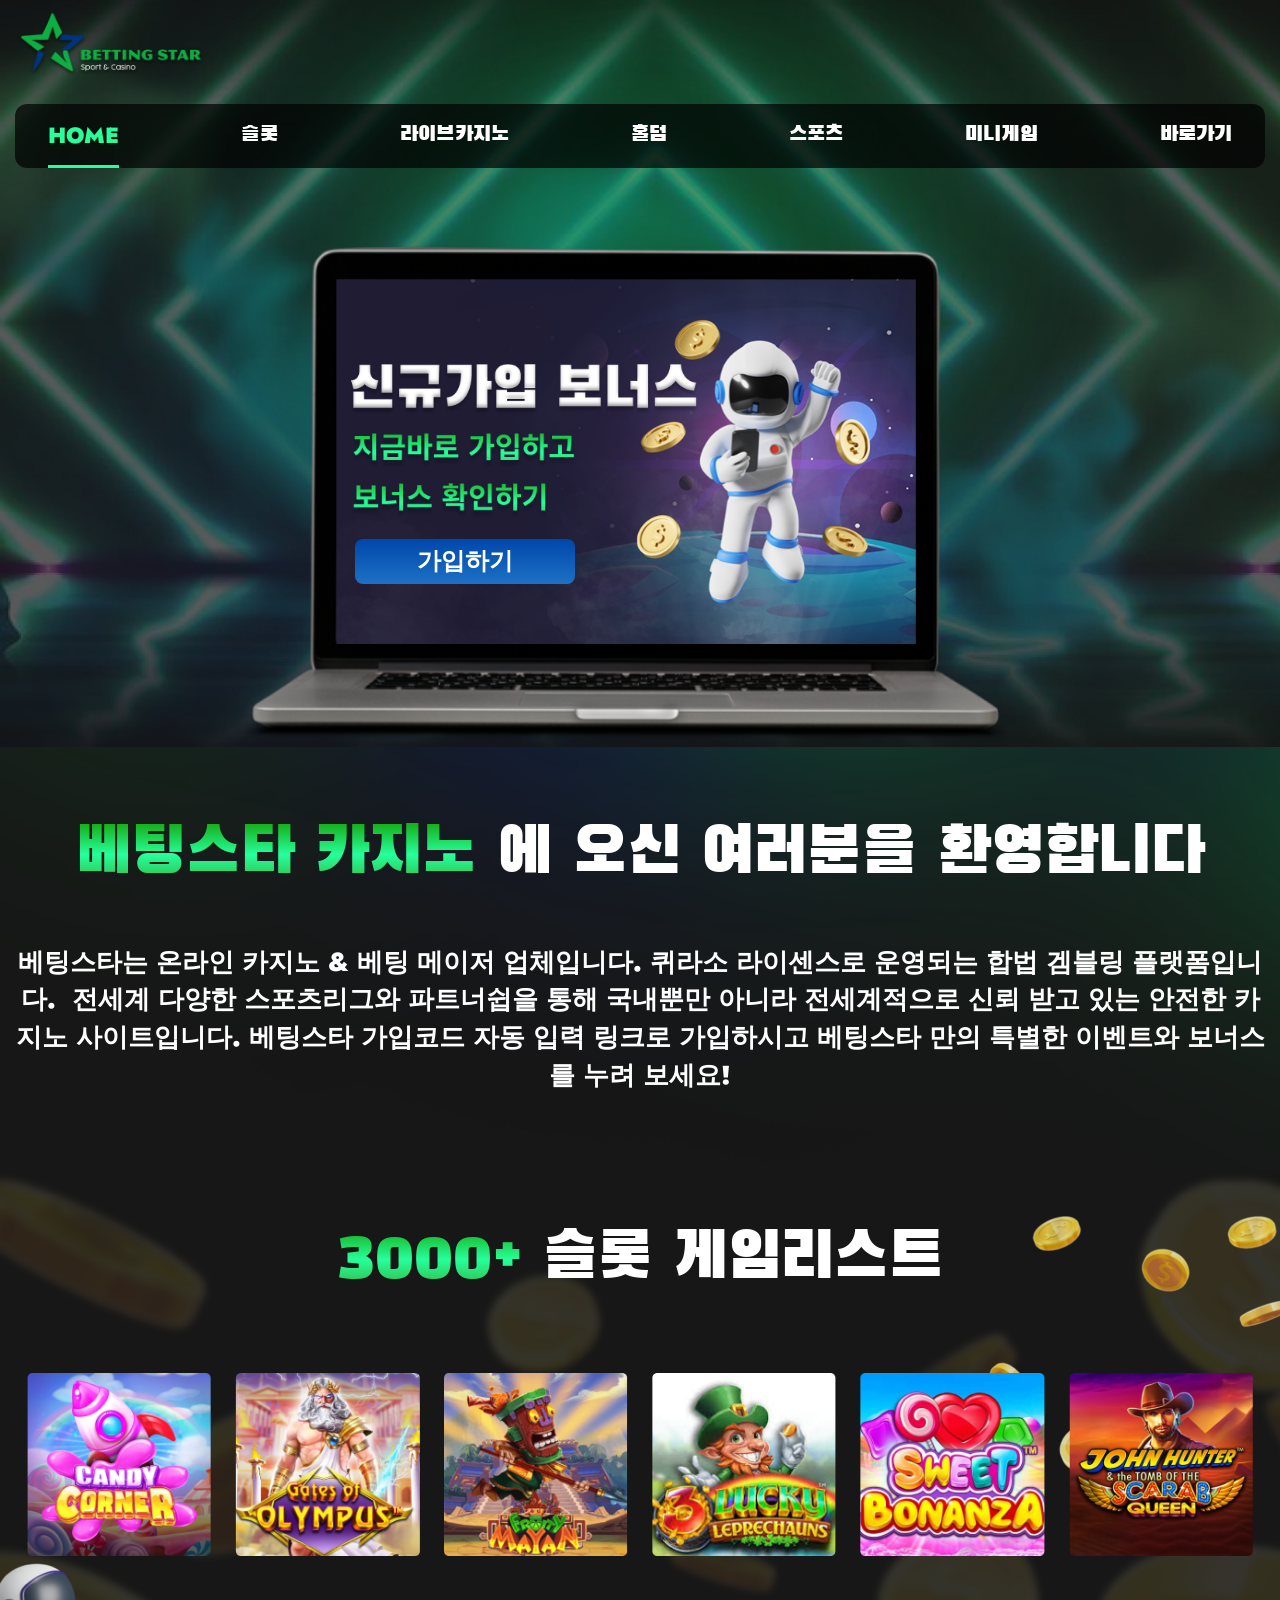
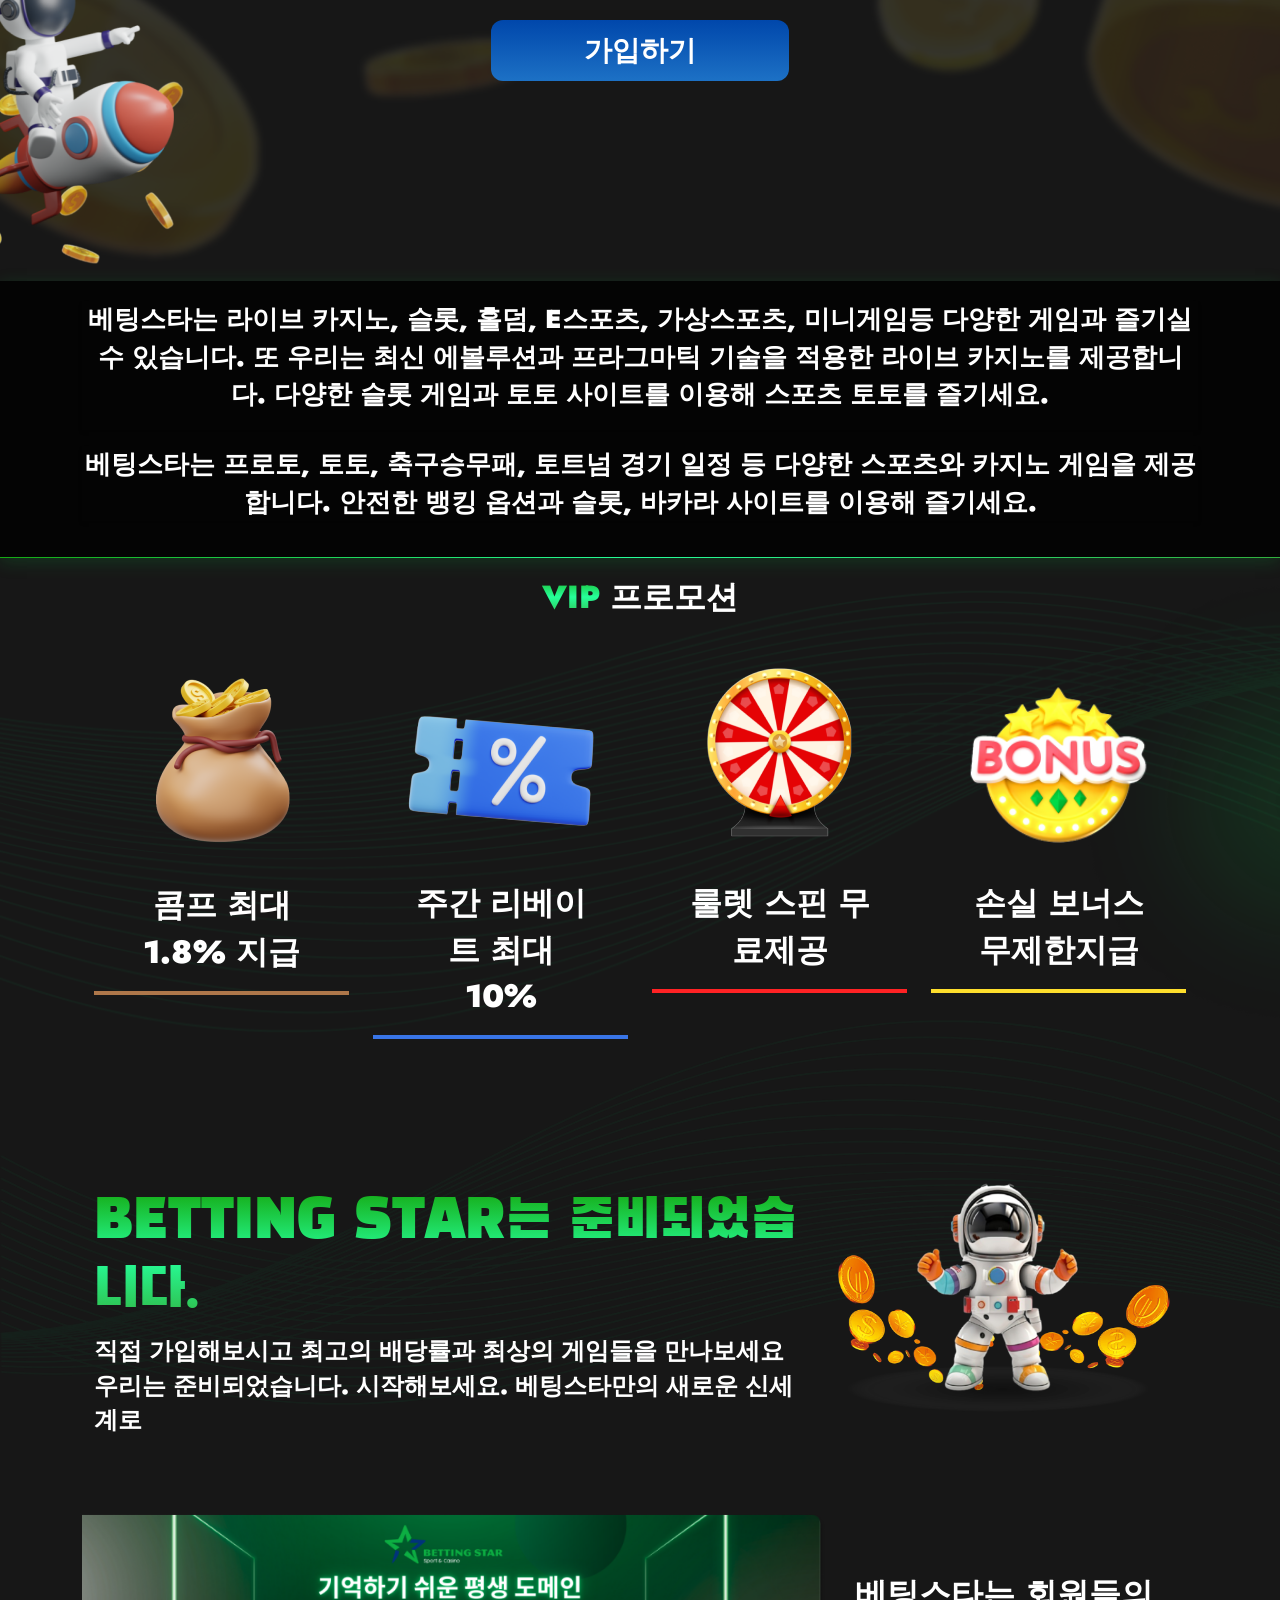
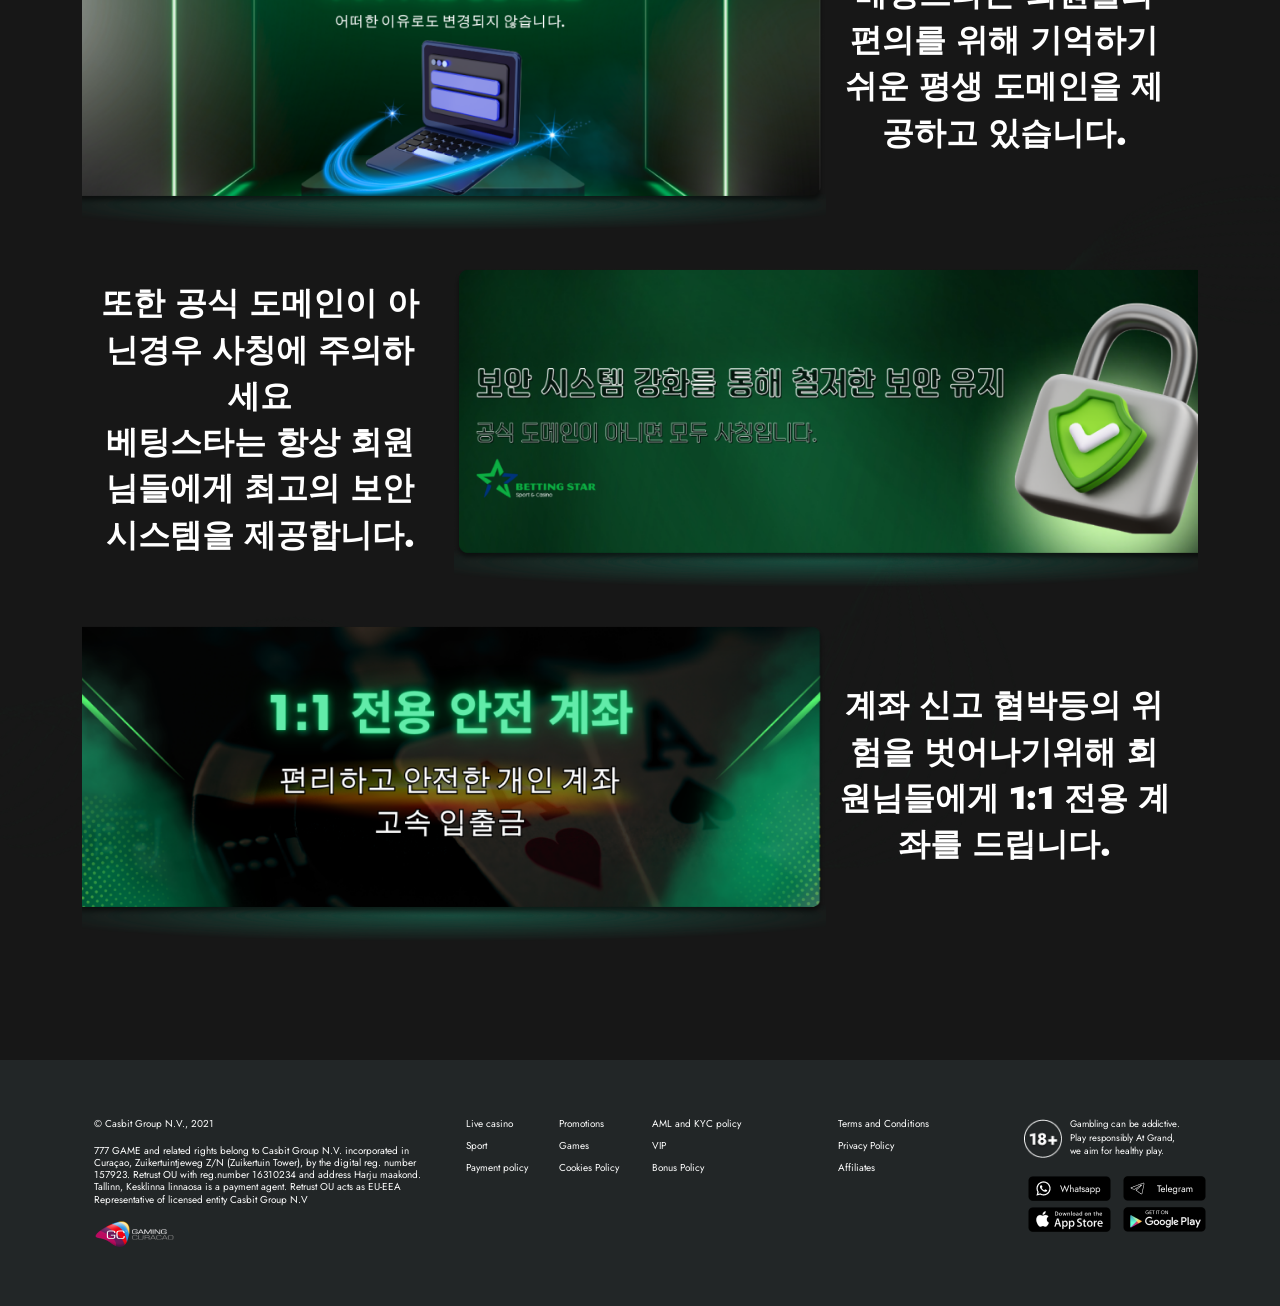
<file: index.html>
<!DOCTYPE html>
<html lang="en">
  <head>
    <meta charset="UTF-8" />
    <meta name="viewport" content="width=device-width, initial-scale=1.0" />
    <title>Home</title>
    <link
      href="https://fonts.googleapis.com/css2?family=Jost:wght@400;500;600&family=Black+Han+Sans&display=swap"
      rel="stylesheet"
    />
    <link
      href="https://cdn.jsdelivr.net/npm/bootstrap@5.0.2/dist/css/bootstrap.min.css"
      rel="stylesheet"
      integrity="sha384-EVSTQN3/azprG1Anm3QDgpJLIm9Nao0Yz1ztcQTwFspd3yD65VohhpuuCOmLASjC"
      crossorigin="anonymous"
    />
    <link rel="stylesheet" href="./assets/style/style.css" />
  </head>

  <body>
    <div class="main position-relative">
      <img src="./assets/img/Ellipse 2.png" class="mainElip" alt="" />

      <header
        class="px-3 py-2 d-flex justify-content-between align-items-center"
      >
        <a href="index.html" class="logo">
          <img src="./assets/img/Logo1.png" alt="" />
        </a>
        <img
          src="./assets/img/hamburger.png"
          onclick="myFunction()"
          style="display: none"
          class="hamburger"
          alt=""
        />
      </header>
      <div class="custom-container py-3">
        <div class="topnav" id="myTopnav">
          <div class="nav">
            <img
              src="./assets/img/close.png"
              onclick="myFunctionClose()"
              style="display: none"
              class="close-nav"
              alt=""
            />
            <ul>
              <li>
                <a href="./index.html" class="position-relative active">
                  HOME
                </a>
              </li>
              <li>
                <a href="./slot.html" class="position-relative Blackans">
                  슬롯
                </a>
              </li>
              <li>
                <a href="./casino.html" class="position-relative Blackans">
                  라이브카지노
                </a>
              </li>
              <li>
                <a href="./hold.html" class="position-relative Blackans">
                  홀덤
                </a>
              </li>
              <li>
                <a href="./sports.html" class="position-relative Blackans">
                  스포츠
                </a>
              </li>
              <li>
                <a href="./minigame.html" class="position-relative Blackans"> 미니게임 </a>
              </li>
              <li>
                <a href="" class="position-relative Blackans"> 바로가기 </a>
              </li>
            </ul>
          </div>
        </div>
      </div>
      <div class="laptop container">
        <img src="./assets/img/header-laptop-img.png" alt="" />
        <div class="hero-lap-content">
          <a  href="https://베팅평생.com" target="_blank">가입하기</a>
        </div>
      </div>
    </div>

    <section class="bgImg">
      <div class="custom-container">
        <h1 class="text-center title">
          <span>베팅스타 카지노</span> 에 오신 여러분을 환영합니다
        </h1>
        <p class="text-center desc">
          베팅스타는 온라인 카지노 & 베팅 메이저 업체입니다. 퀴라소 라이센스로
          운영되는 합법 겜블링 플랫폼입니다.  전세계 다양한 스포츠리그와
          파트너쉽을 통해 국내뿐만 아니라 전세계적으로 신뢰 받고 있는 안전한
          카지노 사이트입니다. 베팅스타 가입코드 자동 입력 링크로 가입하시고
          베팅스타 만의 특별한 이벤트와 보너스를 누려 보세요!
        </p>
      </div>
    </section>

    <section class="position-relative sect2">
      <img
        src="./assets/img/pngwing.com (2) 1.png"
        class="coin d-none d-md-block"
        alt=""
      />
      <div class="custom-container text-center;">
        <h1 class="text-center title">
          <span> 3000+</span>
          슬롯 게임리스트
        </h1>
        <div class="row m-0 py-5 position-relative" style="z-index: 1">
          <div class="col-6 col-md-2 py-3">
            <div class="game">
              <img src="./assets/img/Group 7.png" alt="" />
            </div>
          </div>
          <div class="col-6 col-md-2 py-3">
            <div class="game">
              <img src="./assets/img/Group 6.png" alt="" />
            </div>
          </div>
          <div class="col-6 col-md-2 py-3">
            <div class="game">
              <img src="./assets/img/Group 5.png" alt="" />
            </div>
          </div>
          <div class="col-6 col-md-2 py-3">
            <div class="game">
              <img src="./assets/img/Group 4.png" alt="" />
            </div>
          </div>
          <div class="col-6 col-md-2 py-3">
            <div class="game">
              <img src="./assets/img/Group 3.png" alt="" />
            </div>
          </div>
          <div class="col-6 col-md-2 py-3">
            <div class="game">
              <img src="./assets/img/Group 2.png" alt="" />
            </div>
          </div>
        </div>
        <div class="d-flex justify-content-center">
          <a href="https://베팅평생.com" target="_blank" class="btnn">가입하기</a>
        </div>
      </div>
      <img
        src="./assets/img/Group 519.png"
        class="rocket d-none d-md-block"
        alt=""
      />
    </section>

    <section class="sect3 home-sect3">
      <div class="container">
        <p class="text-center desc1 pb-3">
          베팅스타는 라이브 카지노, 슬롯, 홀덤, E스포츠, 가상스포츠, 미니게임등
          다양한 게임과 즐기실 수 있습니다. 또 우리는 최신 에볼루션과 프라그마틱
          기술을 적용한 라이브 카지노를 제공합니다. 다양한 슬롯 게임과 토토
          사이트를 이용해 스포츠 토토를 즐기세요.
        </p>
        <p class="text-center desc1">
          베팅스타는 프로토, 토토, 축구승무패, 토트넘 경기 일정 등 다양한
          스포츠와 카지노 게임을 제공합니다. 안전한 뱅킹 옵션과 슬롯, 바카라
          사이트를 이용해 즐기세요.​
        </p>
      </div>
    </section>

    <section class="sect4 position-relative">
      <img src="./assets/img/Ellipse 5.png" class="elipse" alt="" />
      <div class="container">
        <h1 class="text-center title2">
          <span> VIP</span>
          프로모션
        </h1>
        <div class="row m-0 py-4">
          <div class="col-12 col-sm-6 col-lg-3 py-3">
            <div class="cardd d-flex flex-column gap-3 align-items-center">
              <img
                src="./assets/img/Blue And Gray Football Match Fcebook Post Landscape (430 x 163 px) (1400 x 530 px) (430 x 163 px) (430 x 163 px) (10).png"
                alt=""
              />
              <p>
                콤프 최대
                <strong>1.8%</strong> 지급
              </p>
              <div class="w-100" style="height: 4px; background: #ae774a"></div>
            </div>
          </div>
          <div class="col-12 col-sm-6 col-lg-3 py-3">
            <div class="cardd d-flex flex-column gap-3 align-items-center">
              <img
                src="./assets/img/Blue And Gray Football Match Fcebook Post Landscape (430 x 163 px) (1400 x 530 px) (430 x 163 px) (430 x 163 px) (12).png"
                alt=""
              />
              <p>주간 리베이트 최대 10%</p>
              <div class="w-100" style="height: 4px; background: #3975e7"></div>
            </div>
          </div>
          <div class="col-12 col-sm-6 col-lg-3 py-3">
            <div class="cardd d-flex flex-column gap-3 align-items-center">
              <img
                src="./assets/img/Blue And Gray Football Match Fcebook Post Landscape (430 x 163 px) (1400 x 530 px) (430 x 163 px) (430 x 163 px) (11).png"
                alt=""
              />
              <p>룰렛 스핀 무료제공</p>
              <div class="w-100" style="height: 4px; background: #ff2224"></div>
            </div>
          </div>
          <div class="col-12 col-sm-6 col-lg-3 py-3">
            <div class="cardd d-flex flex-column gap-3 align-items-center">
              <img
                class="cardd-last-img"
                src="./assets/img/bonus 1.png"
                style="height: 200px"
                alt=""
              />
              <p>손실 보너스 무제한지급</p>
              <div class="w-100" style="height: 4px; background: #fede2c"></div>
            </div>
          </div>
        </div>
      </div>
    </section>

    <section class="sect5 position-relative">
      <img src="./assets/img/lines2.png" class="lineSec5" alt="" />
      <div class="container">
        <div class="row m-0 align-items-center">
          <div class="col-12 col-md-8">
            <div>
              <h1 class="title3 Blackans">BETTING STAR는 준비되었습니다.</h1>
              <p class="desc3">
                직접 가입해보시고 최고의 배당률과 최상의 게임들을 만나보세요
                <br />
                우리는 준비되었습니다. 시작해보세요. 베팅스타만의 새로운
                신세계로
              </p>
            </div>
          </div>
          <div class="col-12 col-md-4">
            <div class="roc">
              <img src="./assets/img/Group 513.png" class="" alt="" />
            </div>
          </div>
        </div>
      </div>
    </section>
    <div class="bg2">
      <section class="sect6">
        <div class="container">
          <div class="row m-0 align-items-center">
            <div class="col-12 col-md-8 px-0">
              <div class="shaded pb-4 position-relative">
                <img src="./assets/img/8 4.png" alt="" />
               <div class="img-border">
                <img src="./assets/img/spotlight.png" alt="">
               </div>
              </div>
            </div>
            <div class="col-12 col-md-4">
              <p class="text-center desc6">
                베팅스타는 회원들의 편의를 위해 기억하기 쉬운 평생 도메인을
                제공하고 있습니다.
              </p>
            </div>
          </div>
        </div>
      </section>
      <section class="sect6">
        <div class="container">
          <div class="row m-0 align-items-center">
            <div class="col-12 col-md-4">
              <p class="text-center desc6">
                또한 공식 도메인이 아닌경우 사칭에 주의하세요 <br />
                베팅스타는 항상 회원님들에게 최고의 보안 시스템을 제공합니다.
              </p>
            </div>
            <div class="col-12 col-md-8 px-0">
              <div class="shaded pb-4 position-relative">
                <img src="./assets/img/8 2.png" alt="" />
                <div class="img-border">
                  <img src="./assets/img/spotlight.png" alt="">
                 </div>
              </div>
            </div>
          </div>
        </div>
      </section>
      <section class="sect6">
        <div class="container">
          <div class="row m-0 align-items-center">
            <div class="col-12 col-md-8 px-0">
              <div class="shaded pb-4 position-relative">
                <img src="./assets/img/8 4 (1).png" alt="" />
                <div class="img-border">
                  <img src="./assets/img/spotlight.png" alt="">
                 </div>
              </div>
            </div>
            <div class="col-12 col-md-4">
              <p class="text-center desc6">
                계좌 신고 협박등의 위험을 벗어나기위해 회원님들에게 1:1 전용
                계좌를 드립니다.
              </p>
            </div>
          </div>
        </div>
      </section>
    </div>

    <footer class="">
      <div class="container">
        <div class="row m-0">
          <div class="col-12 py-2 col-md-4">
            <div>
              <p class="footerDesc">© Casbit Group N.V., 2021</p>
              <p class="footerDesc">
                777 GAME and related rights belong to Casbit Group N.V.
                incorporated in Curaçao, Zuikertuintjeweg Z/N (Zuikertuin
                Tower), by the digital reg. number 157923. Retrust OU with
                reg.number 16310234 and address Harju maakond. Tallinn,
                Kesklinna linnaosa is a payment agent. Retrust OU acts as EU-EEA
                Representative of licensed entity Casbit Group N.V
              </p>
              <img src="./assets/img/curacao 1.png" alt="" />
            </div>
          </div>
          <div class="col-6 py-2 col-md-1">
            <div class="">
              <ul class="footerList">
                <li>Live casino</li>
                <li>Sport</li>
                <li>Payment policy</li>
              </ul>
            </div>
          </div>
          <div class="col-6 py-2 col-md-1">
            <div class="">
              <ul class="footerList">
                <li>Promotions</li>
                <li>Games</li>
                <li>Cookies Policy</li>
              </ul>
            </div>
          </div>
          <div class="col-6 py-2 col-md-2">
            <div class="">
              <ul class="footerList">
                <li>AML and KYC policy</li>
                <li>VIP</li>
                <li>Bonus Policy</li>
              </ul>
            </div>
          </div>
          <div class="col-6 py-2 col-md-2">
            <div class="">
              <ul class="footerList">
                <li>Terms and Conditions</li>
                <li>Privacy Policy</li>
                <li>Affiliates</li>
              </ul>
            </div>
          </div>
          <div class="col-12 py-2 col-lg-2">
            <div class="">
              <div class="d-flex align-items-center gap-2">
                <img
                  src="./assets/img/Group 34.png"
                  width="39"
                  height="39"
                  alt=""
                />
                <p class="des7">
                  Gambling can be addictive. Play responsibly At Grand, we aim
                  for healthy play.
                </p>
              </div>
              <div class="d-flex gap-1 pt-3 pb-1">
                <a href="#"><img src="./assets/img/Group 502.png" alt="" /></a>
                <a href="#"><img src="./assets/img/Group 504.png" alt="" /></a>
              </div>
              <div class="d-flex gap-1">
                <a href="#"><img src="./assets/img/pngegg (17) 5.png" alt="" /></a>
                <a href="#"><img src="./assets/img/pngegg (17) 2.png" alt="" /></a>
              </div>
            </div>
          </div>
        </div>
      </div>
    </footer>

    <script
      src="https://cdn.jsdelivr.net/npm/bootstrap@5.0.2/dist/js/bootstrap.bundle.min.js"
      integrity="sha384-MrcW6ZMFYlzcLA8Nl+NtUVF0sA7MsXsP1UyJoMp4YLEuNSfAP+JcXn/tWtIaxVXM"
      crossorigin="anonymous"
    ></script>
    <script src="assets/js/index.js"></script>
  </body>
</html>
</file>
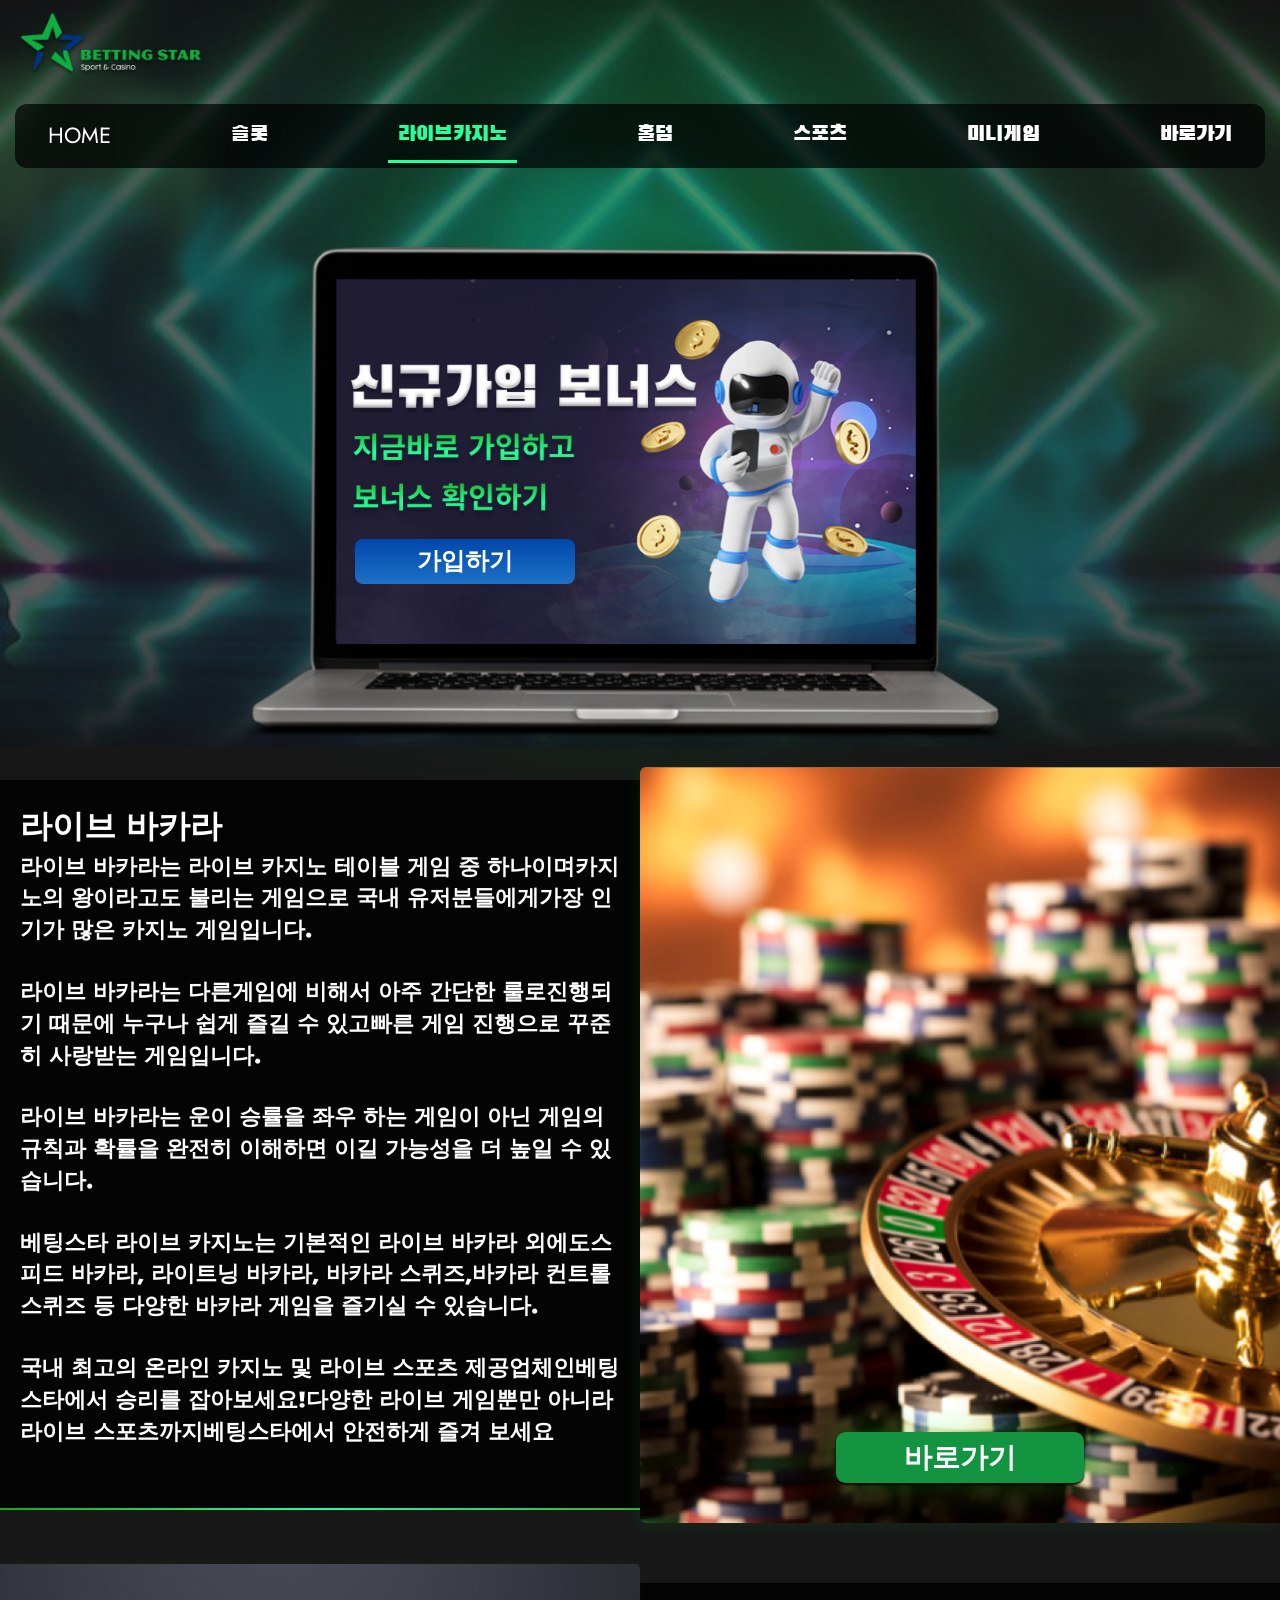
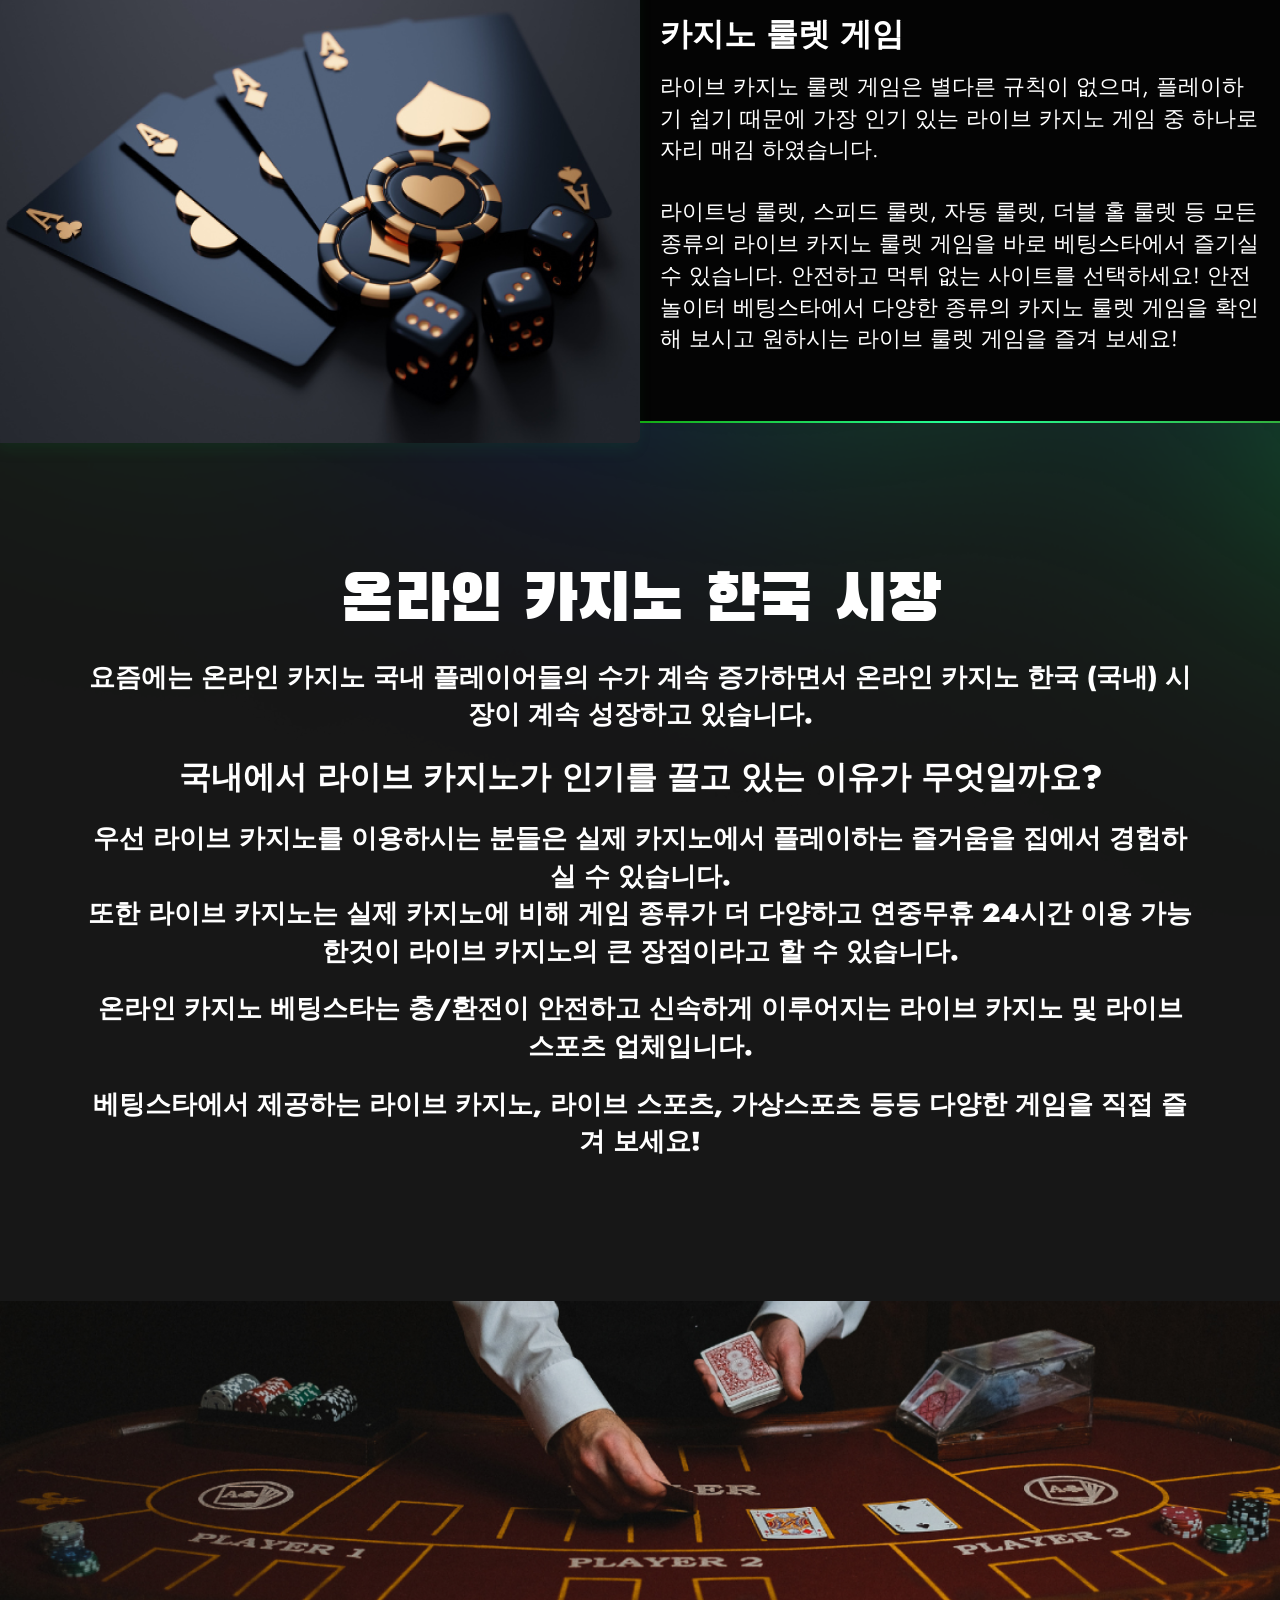
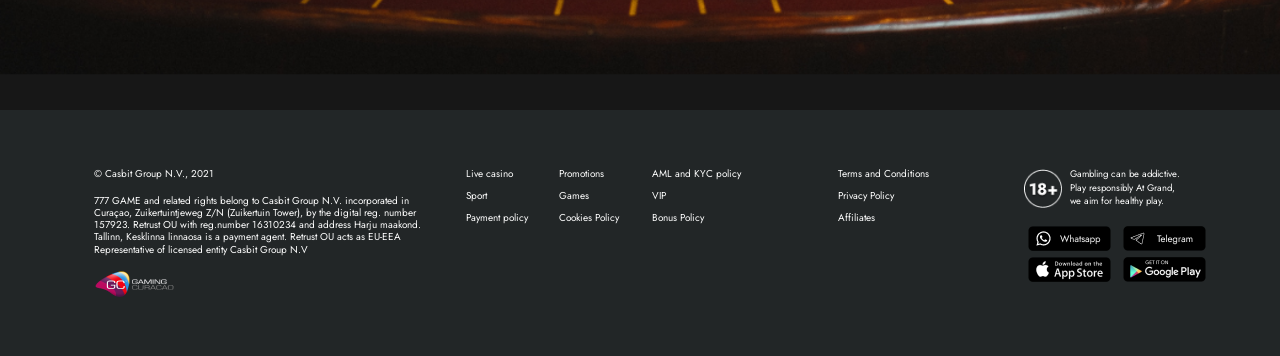
<file: casino.html>
<!DOCTYPE html>
<html lang="en">
  <head>
    <meta charset="UTF-8" />
    <meta name="viewport" content="width=device-width, initial-scale=1.0" />
    <title>라이브카지노</title>
    <link
      href="https://fonts.googleapis.com/css2?family=Jost:wght@400;500;600&family=Black+Han+Sans&display=swap"
      rel="stylesheet"
    />
    <link
      href="https://cdn.jsdelivr.net/npm/bootstrap@5.0.2/dist/css/bootstrap.min.css"
      rel="stylesheet"
      integrity="sha384-EVSTQN3/azprG1Anm3QDgpJLIm9Nao0Yz1ztcQTwFspd3yD65VohhpuuCOmLASjC"
      crossorigin="anonymous"
    />
    <link rel="stylesheet" href="./assets/style/style.css" />
    <link rel="stylesheet" href="./assets/style/casino.css" />
  </head>

  <body>
    <div class="main">
      <img src="./assets/img/Ellipse 2.png" class="mainElip" alt="" />

      <header
        class="px-3 py-2 d-flex justify-content-between align-items-center"
      >
        <a href="index.html" class="logo">
          <img src="./assets/img/Logo1.png" alt="" />
        </a>
        <img
          src="./assets/img/hamburger.png"
          onclick="myFunction()"
          style="display: none"
          class="hamburger"
          alt=""
        />
      </header>
      <div class="custom-container py-3">
        <div class="topnav" id="myTopnav">
          <div class="nav">
            <img
              src="./assets/img/close.png"
              onclick="myFunctionClose()"
              style="display: none"
              class="close-nav"
              alt=""
            />
            <ul>
              <li>
                <a href="./index.html" class="position-relative"> HOME </a>
              </li>
              <li>
                <a href="./slot.html" class="position-relative Blackans">
                  슬롯
                </a>
              </li>
              <li>
                <a
                  href="./casino.html"
                  class="position-relative Blackans active chines"
                >
                  라이브카지노
                </a>
              </li>
              <li>
                <a href="./hold.html" class="position-relative Blackans">
                  홀덤
                </a>
              </li>
              <li>
                <a href="./sports.html" class="position-relative Blackans">
                  스포츠
                </a>
              </li>
              <li>
                <a href="./minigame.html" class="position-relative Blackans">
                  미니게임
                </a>
              </li>
              <li>
                <a href="" class="position-relative Blackans"> 바로가기 </a>
              </li>
            </ul>
          </div>
        </div>
      </div>
      <div class="laptop container">
        <img src="./assets/img/header-laptop-img.png" alt="" />
        <div class="hero-lap-content">
          <a  href="https://베팅평생.com" target="_blank">가입하기</a>
        </div>
      </div>
    </div>
    <section>
      <div class="slot-sect-2">
        <div class="container-fluid">
          <div class="row m-0 align-items-center">
            <div class="col-12 col-md-6 bgBlack2">
              <div>
                <h1>라이브 바카라</h1>
                <p>
                  라이브 바카라는 라이브 카지노 테이블 게임 중 하나이며카지노의
                  왕이라고도 불리는 게임으로 국내 유저분들에게가장 인기가 많은
                  카지노 게임입니다.
                </p>

                <p>
                  라이브 바카라는 다른게임에 비해서 아주 간단한 룰로진행되기
                  때문에 누구나 쉽게 즐길 수 있고빠른 게임 진행으로 꾸준히
                  사랑받는 게임입니다.
                </p>

                <p>
                  라이브 바카라는 운이 승률을 좌우 하는 게임이 아닌 게임의규칙과
                  확률을 완전히 이해하면 이길 가능성을 더 높일 수 있습니다.
                </p>

                <p>
                  베팅스타 라이브 카지노는 기본적인 라이브 바카라 외에도스피드
                  바카라, 라이트닝 바카라, 바카라 스퀴즈,바카라 컨트롤 스퀴즈 등
                  다양한 바카라 게임을 즐기실 수 있습니다.
                </p>
                <p>
                  국내 최고의 온라인 카지노 및 라이브 스포츠
                  제공업체인베팅스타에서 승리를 잡아보세요!다양한 라이브
                  게임뿐만 아니라 라이브 스포츠까지베팅스타에서 안전하게 즐겨
                  보세요
                </p>
              </div>
            </div>
            <div class="col-12 col-md-6 px-0 position-relative">
              <button class="greenBtn">바로가기</button>
              <img
                src="./assets/img/img2.png"
                class="img-container betting2"
                style="box-shadow: -4px 5px 16.6px 0px #0daf431a"
                alt=""
              />
            </div>
          </div>
        </div>
      </div>
    </section>

    <section>
      <div class="slot-sect-2">
        <div class="container-fluid">
          <div class="row m-0 align-items-center">
            <div class="col-12 col-md-6 px-0 position-relative">
              <img
                src="./assets/img/image (1).png"
                class="img-container betting"
                style="box-shadow: -4px 5px 16.6px 0px #0daf431a"
                alt=""
              />
            </div>
            <div class="col-12 col-md-6 bgBlack">
              <div>
                <h1>카지노 룰렛 게임</h1>
                <p>
                  라이브 카지노 룰렛 게임은 별다른 규칙이 없으며, 플레이하기
                  쉽기 때문에 가장 인기 있는 라이브 카지노 게임 중 하나로 자리
                  매김 하였습니다.
                </p>
                <p>
                  라이트닝 룰렛, 스피드 룰렛, 자동 룰렛, 더블 홀 룰렛 등 모든
                  종류의 라이브 카지노 룰렛 게임을 바로 베팅스타에서 즐기실 수
                  있습니다. 안전하고 먹튀 없는 사이트를 선택하세요! 안전놀이터
                  베팅스타에서 다양한 종류의 카지노 룰렛 게임을 확인해 보시고
                  원하시는 라이브 룰렛 게임을 즐겨 보세요!
                </p>
              </div>
            </div>
          </div>
        </div>
      </div>
    </section>

    <section class="casion-sect position-relative">
      <img src="./assets/img/light 1.png" class="gradient" alt="" />
      <div class="container">
        <div class="text-center">
          <h1 class="casinoTitle">온라인 카지노 한국 시장</h1>
          <p class="casionoDesc">
            요즘에는 온라인 카지노 국내 플레이어들의 수가 계속 증가하면서 온라인
            카지노 한국 (국내) 시장이 계속 성장하고 있습니다.
          </p>
          <h2 class="">
            국내에서 라이브 카지노가 인기를 끌고 있는 이유가 무엇일까요?
          </h2>
          <p class="casionoDesc">
            우선 라이브 카지노를 이용하시는 분들은 실제 카지노에서 플레이하는
            즐거움을 집에서 경험하실 수 있습니다. <br />
            또한 라이브 카지노는 실제 카지노에 비해 게임 종류가 더 다양하고
            연중무휴 24시간 이용 가능한것이 라이브 카지노의 큰 장점이라고 할 수
            있습니다.
          </p>
          <p class="casionoDesc">
            온라인 카지노 베팅스타는 충/환전이 안전하고 신속하게 이루어지는
            라이브 카지노 및 라이브 스포츠 업체입니다.
          </p>
          <p class="casionoDesc">
            베팅스타에서 제공하는 라이브 카지노, 라이브 스포츠, 가상스포츠 등등
            다양한 게임을 직접 즐겨 보세요!
          </p>
        </div>
      </div>
    </section>
    <section class="container-fluid px-0">
      <img
        src="./assets/img/Black and White Minimalist Casino Night Facebook Ad  (3) 1.png"
        class="img-container"
        alt=""
      />
    </section>

    <footer class="">
      <div class="container">
        <div class="row m-0">
          <div class="col-12 py-2 col-md-4">
            <div>
              <p class="footerDesc">© Casbit Group N.V., 2021</p>
              <p class="footerDesc">
                777 GAME and related rights belong to Casbit Group N.V.
                incorporated in Curaçao, Zuikertuintjeweg Z/N (Zuikertuin
                Tower), by the digital reg. number 157923. Retrust OU with
                reg.number 16310234 and address Harju maakond. Tallinn,
                Kesklinna linnaosa is a payment agent. Retrust OU acts as EU-EEA
                Representative of licensed entity Casbit Group N.V
              </p>
              <img src="./assets/img/curacao 1.png" alt="" />
            </div>
          </div>
          <div class="col-6 py-2 col-md-1">
            <div class="">
              <ul class="footerList">
                <li>Live casino</li>
                <li>Sport</li>
                <li>Payment policy</li>
              </ul>
            </div>
          </div>
          <div class="col-6 py-2 col-md-1">
            <div class="">
              <ul class="footerList">
                <li>Promotions</li>
                <li>Games</li>
                <li>Cookies Policy</li>
              </ul>
            </div>
          </div>
          <div class="col-6 py-2 col-md-2">
            <div class="">
              <ul class="footerList">
                <li>AML and KYC policy</li>
                <li>VIP</li>
                <li>Bonus Policy</li>
              </ul>
            </div>
          </div>
          <div class="col-6 py-2 col-md-2">
            <div class="">
              <ul class="footerList">
                <li>Terms and Conditions</li>
                <li>Privacy Policy</li>
                <li>Affiliates</li>
              </ul>
            </div>
          </div>
          <div class="col-12 py-2 col-lg-2">
            <div class="">
              <div class="d-flex align-items-center gap-2">
                <img
                  src="./assets/img/Group 34.png"
                  width="39"
                  height="39"
                  alt=""
                />
                <p class="des7">
                  Gambling can be addictive. Play responsibly At Grand, we aim
                  for healthy play.
                </p>
              </div>
              <div class="d-flex gap-1 pt-3 pb-1">
                <a href="#"><img src="./assets/img/Group 502.png" alt="" /></a>
                <a href="#"><img src="./assets/img/Group 504.png" alt="" /></a>
              </div>
              <div class="d-flex gap-1">
                <a href="#"><img src="./assets/img/pngegg (17) 5.png" alt="" /></a>
                <a href="#"><img src="./assets/img/pngegg (17) 2.png" alt="" /></a>
              </div>
            </div>
          </div>
        </div>
      </div>
    </footer>

    <script
      src="https://cdn.jsdelivr.net/npm/bootstrap@5.0.2/dist/js/bootstrap.bundle.min.js"
      integrity="sha384-MrcW6ZMFYlzcLA8Nl+NtUVF0sA7MsXsP1UyJoMp4YLEuNSfAP+JcXn/tWtIaxVXM"
      crossorigin="anonymous"
    ></script>
    <script src="assets/js/index.js"></script>
  </body>
</html>
</file>
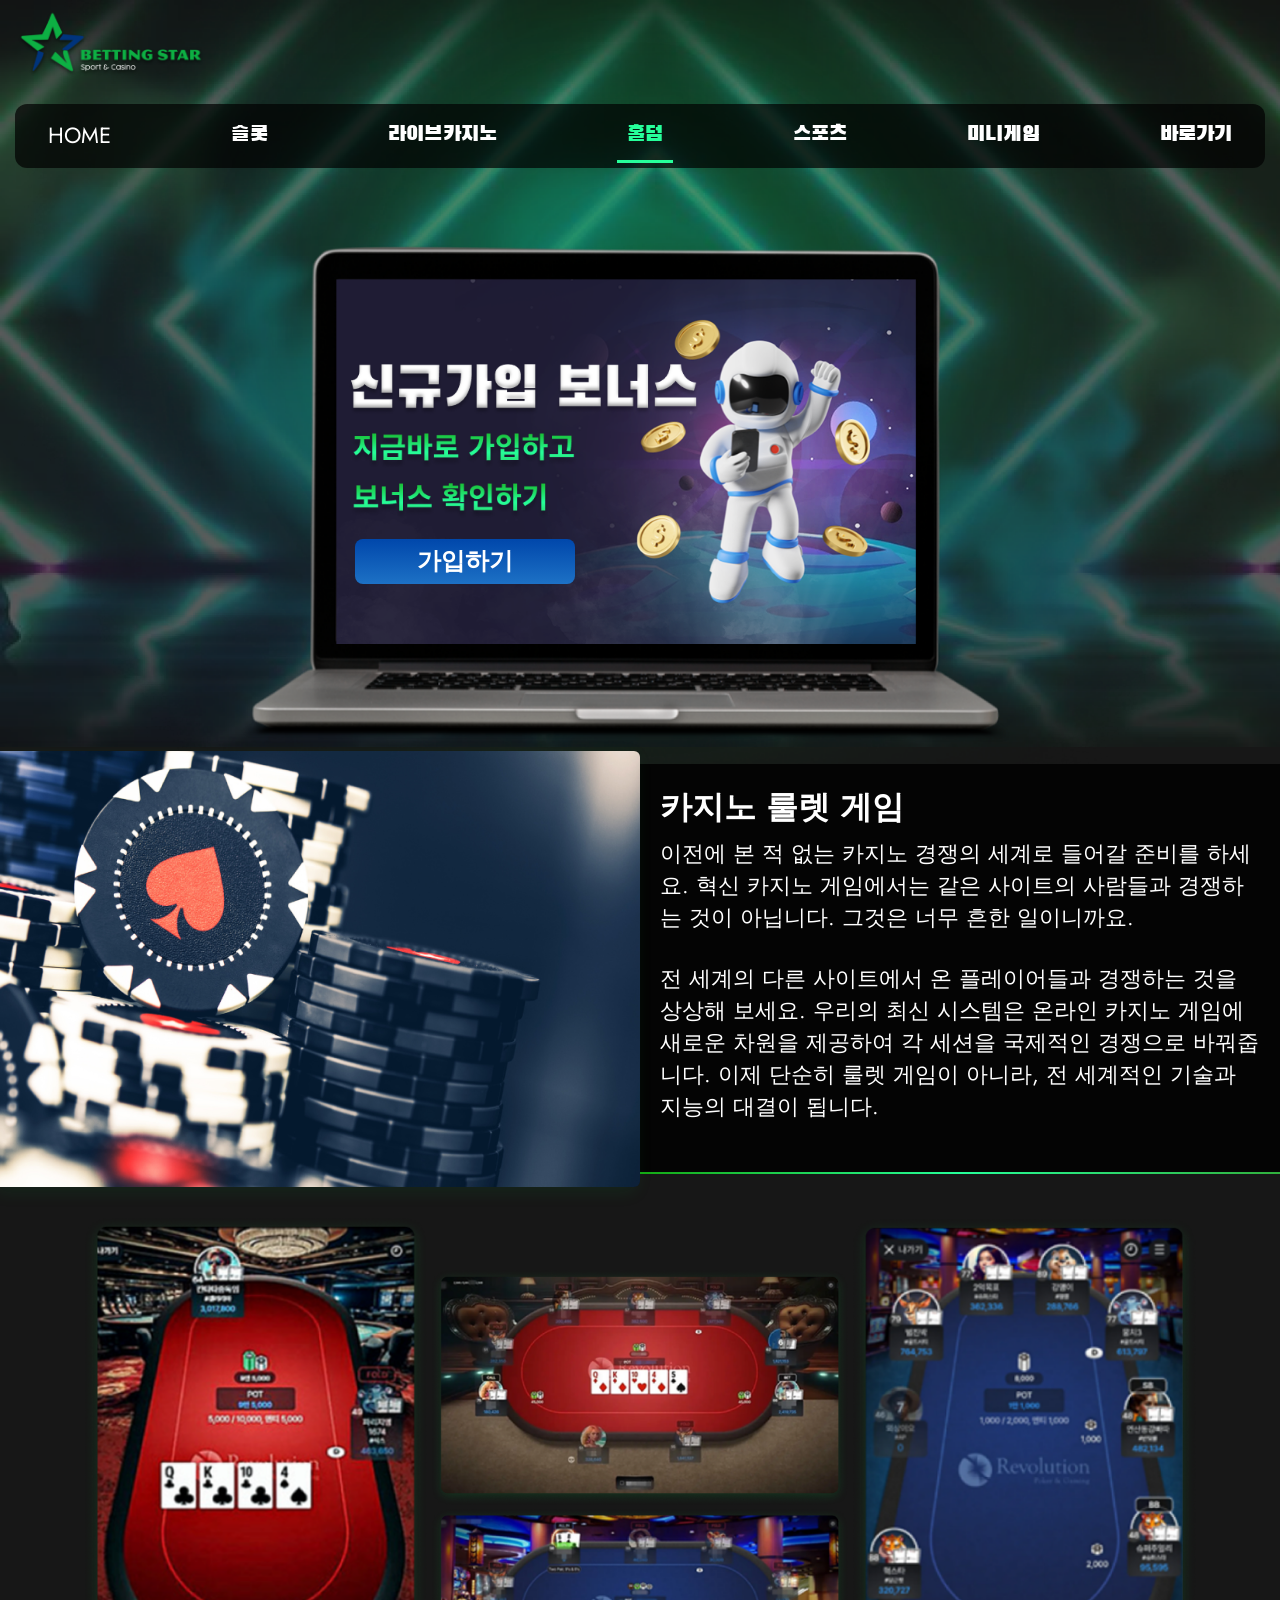
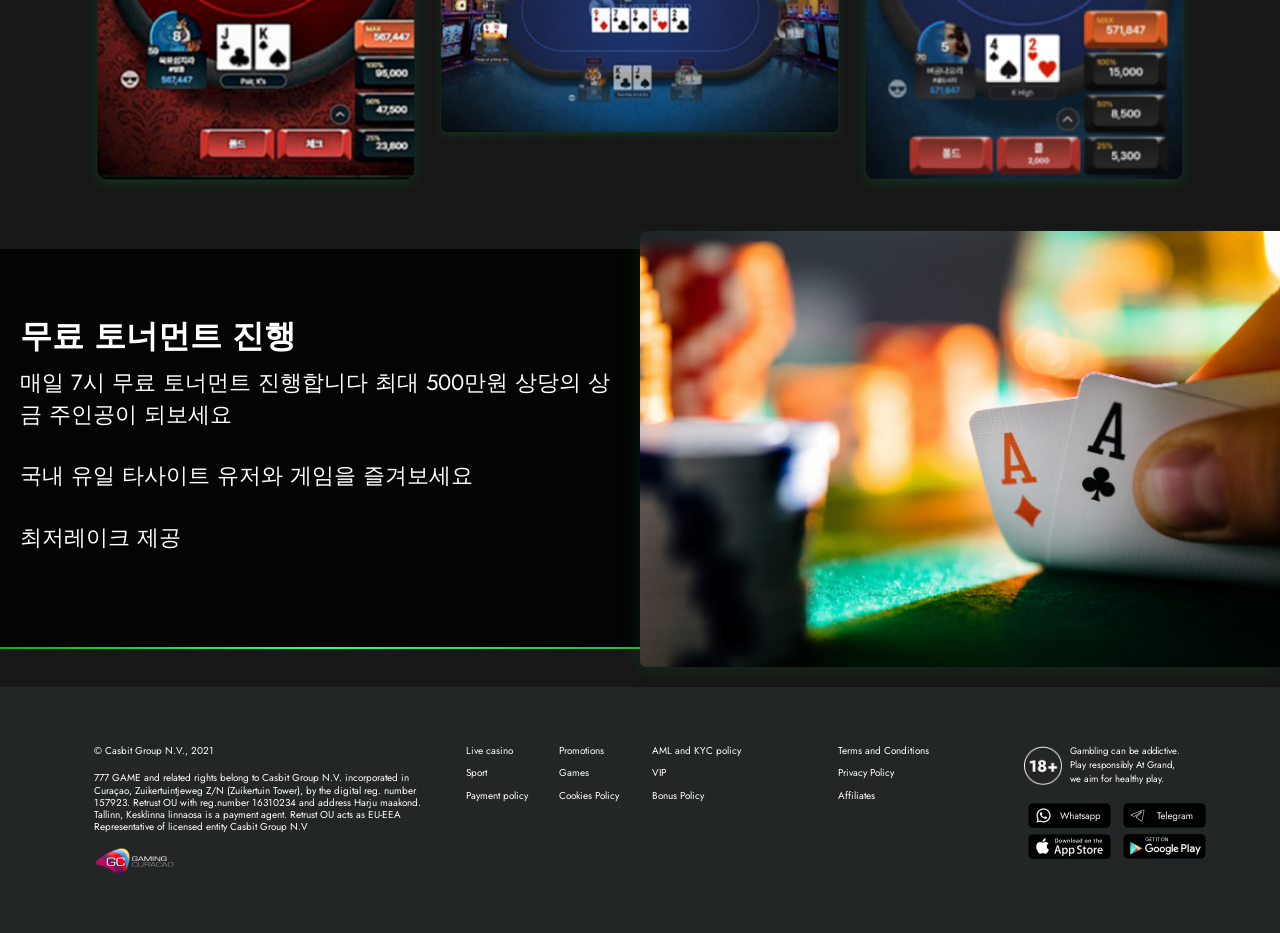
<file: hold.html>
<!DOCTYPE html>
<html lang="en">
  <head>
    <meta charset="UTF-8" />
    <meta name="viewport" content="width=device-width, initial-scale=1.0" />
    <title>홀덤</title>
    <link
      href="https://fonts.googleapis.com/css2?family=Jost:wght@400;500;600&family=Black+Han+Sans&display=swap"
      rel="stylesheet"
    />
    <link
      href="https://cdn.jsdelivr.net/npm/bootstrap@5.0.2/dist/css/bootstrap.min.css"
      rel="stylesheet"
      integrity="sha384-EVSTQN3/azprG1Anm3QDgpJLIm9Nao0Yz1ztcQTwFspd3yD65VohhpuuCOmLASjC"
      crossorigin="anonymous"
    />
    <link rel="stylesheet" href="./assets/style/style.css" />
    <link rel="stylesheet" href="./assets/style/casino.css" />
  </head>

  <body>
    <div class="main">
      <img src="./assets/img/Ellipse 2.png" class="mainElip" alt="" />

      <header
        class="px-3 py-2 d-flex justify-content-between align-items-center"
      >
        <a href="index.html" class="logo">
          <img src="./assets/img/Logo1.png" alt="" />
        </a>
        <img
          src="./assets/img/hamburger.png"
          onclick="myFunction()"
          style="display: none"
          class="hamburger"
          alt=""
        />
      </header>
      <div class="custom-container py-3">
        <div class="topnav" id="myTopnav">
          <div class="nav">
            <img
              src="./assets/img/close.png"
              onclick="myFunctionClose()"
              style="display: none"
              class="close-nav"
              alt=""
            />
            <ul>
              <li>
                <a href="./index.html" class="position-relative"> HOME </a>
              </li>
              <li>
                <a href="./slot.html" class="position-relative Blackans">
                  슬롯
                </a>
              </li>
              <li>
                <a href="./casino.html" class="position-relative Blackans">
                  라이브카지노
                </a>
              </li>
              <li>
                <a
                  href="./hold.html"
                  class="position-relative Blackans active chines"
                >
                  홀덤
                </a>
              </li>
              <li>
                <a href="./sports.html" class="position-relative Blackans">
                  스포츠
                </a>
              </li>
              <li>
                <a href="./minigame.html" class="position-relative Blackans"> 미니게임 </a>
              </li>
              <li>
                <a href="" class="position-relative Blackans"> 바로가기 </a>
              </li>
            </ul>
          </div>
        </div>
      </div>
      <div class="laptop container">
        <img src="./assets/img/header-laptop-img.png" alt="" />
        <div class="hero-lap-content">
          <a  href="https://베팅평생.com" target="_blank">가입하기</a>
        </div>
      </div>
    </div>

    <div class="slot-sect-2 pt-1">
      <div class="container-fluid">
        <div class="row m-0 align-items-center">
          <div class="col-12 col-md-6 px-0 position-relative">
            <img
              src="./assets/img/image2.png"
              class="img-container holdSecLeft"
              style="box-shadow: -4px 5px 16.6px 0px #0daf431a"
              alt=""
            />
          </div>

          <div class="col-12 col-md-6 holdRight">
            <div>
              <h1>카지노 룰렛 게임</h1>
              <p>
                이전에 본 적 없는 카지노 경쟁의 세계로 들어갈 준비를 하세요.
                혁신 카지노 게임에서는 같은 사이트의 사람들과 경쟁하는 것이
                아닙니다. 그것은 너무 흔한 일이니까요.
              </p>
              <p>
                전 세계의 다른 사이트에서 온 플레이어들과 경쟁하는 것을 상상해
                보세요. 우리의 최신 시스템은 온라인 카지노 게임에 새로운 차원을
                제공하여 각 세션을 국제적인 경쟁으로 바꿔줍니다. 이제 단순히
                룰렛 게임이 아니라, 전 세계적인 기술과 지능의 대결이 됩니다.
              </p>
            </div>
          </div>
        </div>
      </div>
    </div>

    <section class="px-2">
        <div class="container">
      <div
        class="d-flex justify-content-center flex-md-row flex-column align-items-center"
      >
        <div class="py-2 first">
          <div>
            <img src="./assets/img/image 78.png" class="img-fluid" alt="" />
          </div>
        </div>
        <div class="py-2 second">
          <div>
            <img src="./assets/img/image 79.png" class="img-fluid" alt="" />
            <img src="./assets/img/image 80.png" class="img-fluid" alt="" />
          </div>
        </div>
        <div class="py-2 third">
          <img src="./assets/img/image 81.png" class="img-fluid" alt="" />
        </div>
      </div>
    </section>

    <section class="slot-sect-2 pt-1">
        <div class="container-fluid">
      <div class="row m-0 align-items-center">
        <div class="col-12 col-md-6 holdRight">
          <div>
            <h1>무료 토너먼트 진행</h1>
            <p>
              매일 7시 무료 토너먼트 진행합니다 최대 500만원 상당의 상금
              주인공이 되보세요
            </p>
            <p>국내 유일 타사이트 유저와 게임을 즐겨보세요</p>
            <p>최저레이크 제공</p>
          </div>
        </div>
        <div class="col-12 col-md-6 px-0 position-relative">
          <img
            src="./assets/img/img33.png"
            class="img-container holdSecLeft3"
            style="box-shadow: -4px 5px 16.6px 0px #0daf431a"
            alt=""
          />
        </div>
      </div>
      </div>
    </section>

    <footer class="">
      <div class="container">
        <div class="row m-0">
          <div class="col-12 py-2 col-md-4">
            <div>
              <p class="footerDesc">© Casbit Group N.V., 2021</p>
              <p class="footerDesc">
                777 GAME and related rights belong to Casbit Group N.V.
                incorporated in Curaçao, Zuikertuintjeweg Z/N (Zuikertuin
                Tower), by the digital reg. number 157923. Retrust OU with
                reg.number 16310234 and address Harju maakond. Tallinn,
                Kesklinna linnaosa is a payment agent. Retrust OU acts as EU-EEA
                Representative of licensed entity Casbit Group N.V
              </p>
              <img src="./assets/img/curacao 1.png" alt="" />
            </div>
          </div>
          <div class="col-6 py-2 col-md-1">
            <div class="">
              <ul class="footerList">
                <li>Live casino</li>
                <li>Sport</li>
                <li>Payment policy</li>
              </ul>
            </div>
          </div>
          <div class="col-6 py-2 col-md-1">
            <div class="">
              <ul class="footerList">
                <li>Promotions</li>
                <li>Games</li>
                <li>Cookies Policy</li>
              </ul>
            </div>
          </div>
          <div class="col-6 py-2 col-md-2">
            <div class="">
              <ul class="footerList">
                <li>AML and KYC policy</li>
                <li>VIP</li>
                <li>Bonus Policy</li>
              </ul>
            </div>
          </div>
          <div class="col-6 py-2 col-md-2">
            <div class="">
              <ul class="footerList">
                <li>Terms and Conditions</li>
                <li>Privacy Policy</li>
                <li>Affiliates</li>
              </ul>
            </div>
          </div>
          <div class="col-12 py-2 col-lg-2">
            <div class="">
              <div class="d-flex align-items-center gap-2">
                <img
                  src="./assets/img/Group 34.png"
                  width="39"
                  height="39"
                  alt=""
                />
                <p class="des7">
                  Gambling can be addictive. Play responsibly At Grand, we aim
                  for healthy play.
                </p>
              </div>
              <div class="d-flex gap-1 pt-3 pb-1">
                <a href="#"><img src="./assets/img/Group 502.png" alt="" /></a>
                <a href="#"><img src="./assets/img/Group 504.png" alt="" /></a>
              </div>
              <div class="d-flex gap-1">
                <a href="#"><img src="./assets/img/pngegg (17) 5.png" alt="" /></a>
                <a href="#"><img src="./assets/img/pngegg (17) 2.png" alt="" /></a>
              </div>
            </div>
          </div>
        </div>
      </div>
    </footer>

    <script
      src="https://cdn.jsdelivr.net/npm/bootstrap@5.0.2/dist/js/bootstrap.bundle.min.js"
      integrity="sha384-MrcW6ZMFYlzcLA8Nl+NtUVF0sA7MsXsP1UyJoMp4YLEuNSfAP+JcXn/tWtIaxVXM"
      crossorigin="anonymous"
    ></script>
    <script src="assets/js/index.js"></script>
  </body>
</html>
</file>
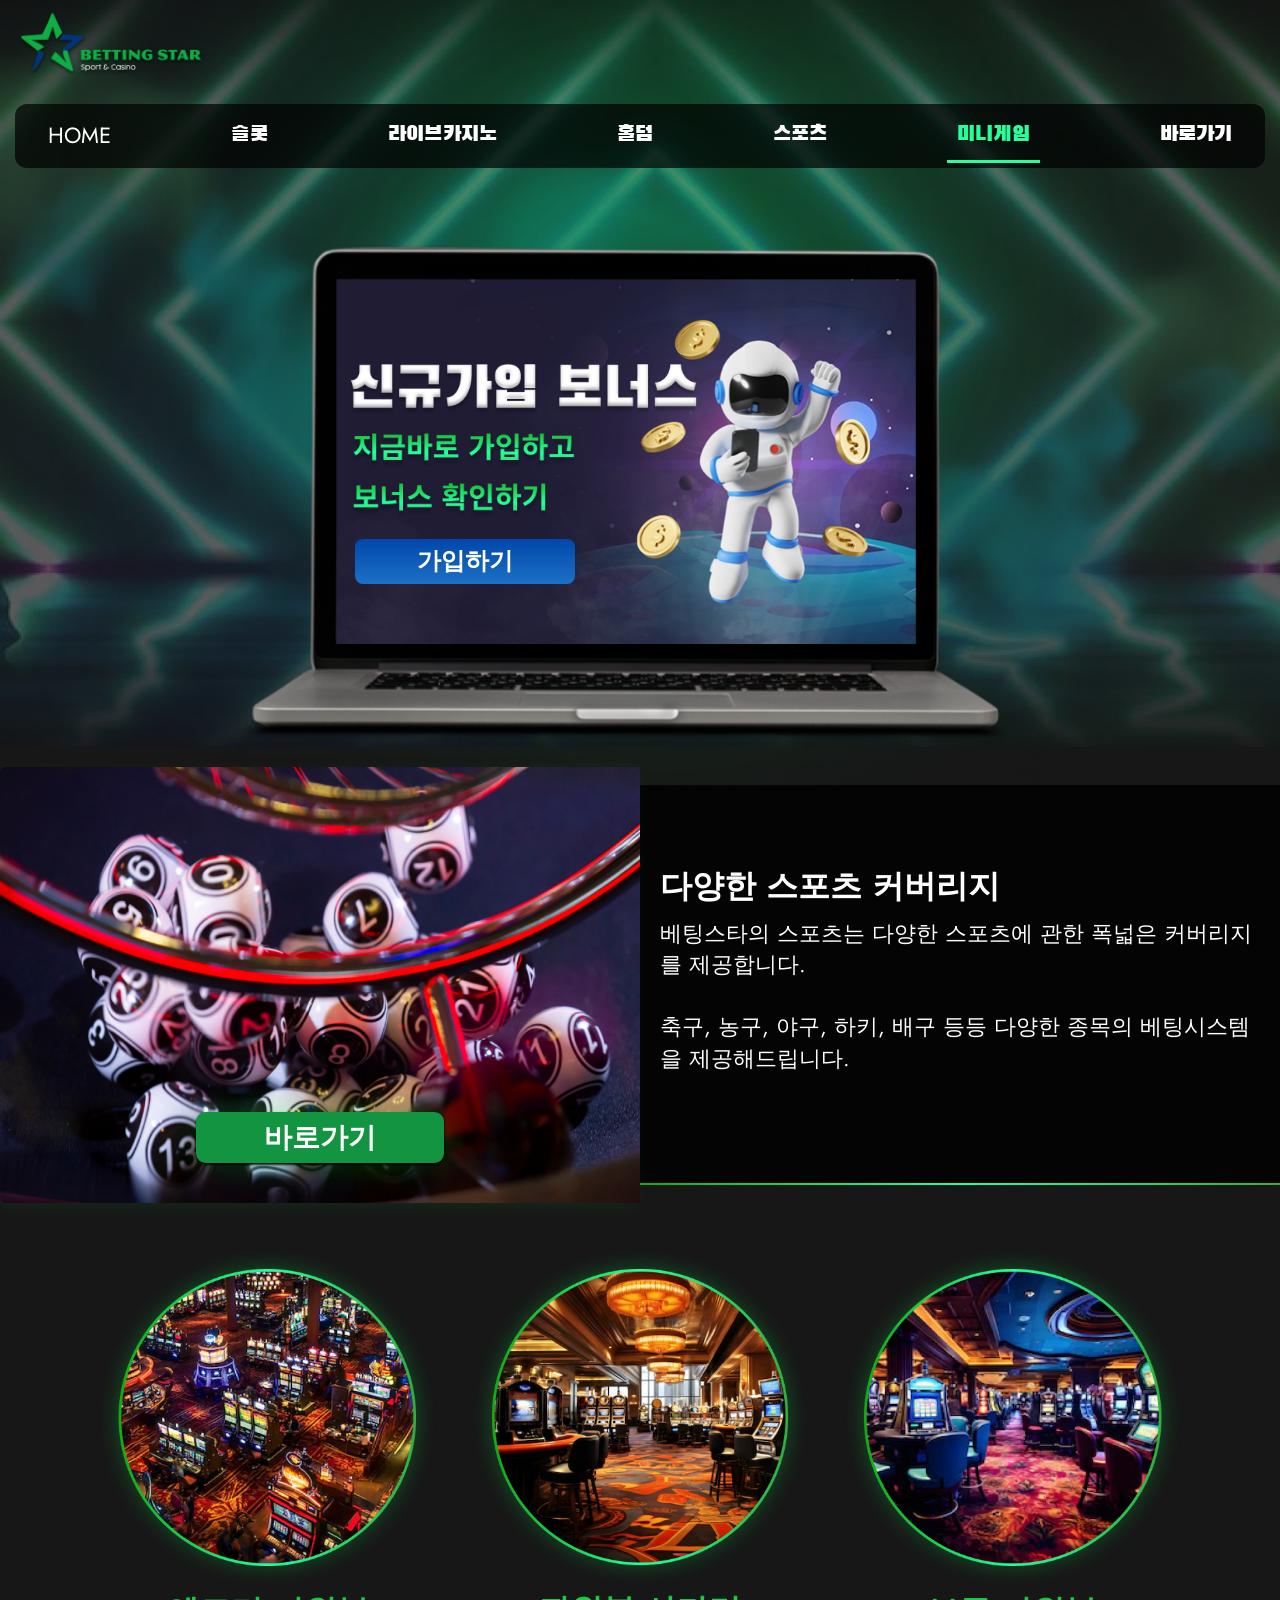
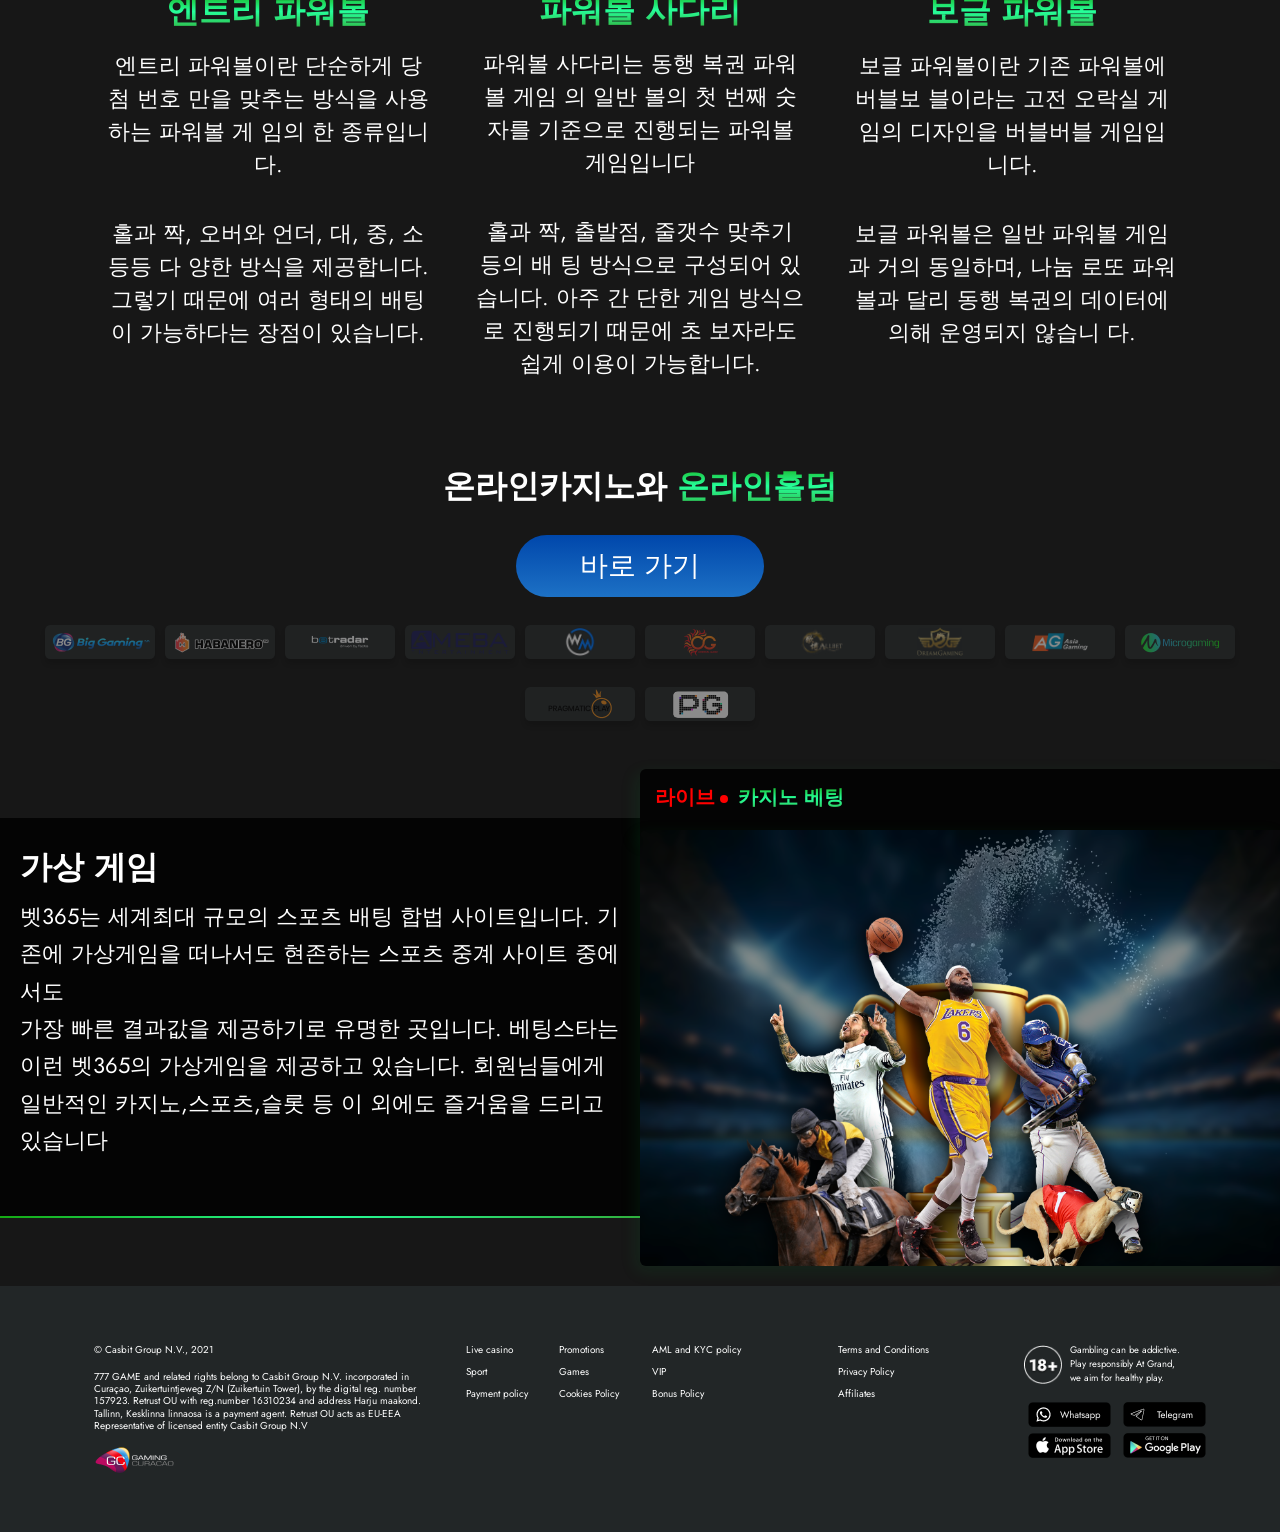
<file: minigame.html>
<!DOCTYPE html>
<html lang="en">
  <head>
    <meta charset="UTF-8" />
    <meta name="viewport" content="width=device-width, initial-scale=1.0" />
    <title>미니게임</title>
    <link
      href="https://fonts.googleapis.com/css2?family=Jost:wght@400;500;600&family=Black+Han+Sans&display=swap"
      rel="stylesheet"
    />
    <link
      href="https://cdn.jsdelivr.net/npm/bootstrap@5.0.2/dist/css/bootstrap.min.css"
      rel="stylesheet"
      integrity="sha384-EVSTQN3/azprG1Anm3QDgpJLIm9Nao0Yz1ztcQTwFspd3yD65VohhpuuCOmLASjC"
      crossorigin="anonymous"
    />
    <link rel="stylesheet" href="./assets/style/style.css" />
    <link rel="stylesheet" href="./assets/style/sports.css" />
  </head>

  <body>
    <div class="main">
      <img src="./assets/img/Ellipse 2.png" class="mainElip" alt="" />

      <header
        class="px-3 py-2 d-flex justify-content-between align-items-center"
      >
        <a href="index.html" class="logo">
          <img src="./assets/img/Logo1.png" alt="" />
        </a>
        <img
          src="./assets/img/hamburger.png"
          onclick="myFunction()"
          style="display: none"
          class="hamburger"
          alt=""
        />
      </header>
      <div class="custom-container py-3">
        <div class="topnav" id="myTopnav">
          <div class="nav">
            <img
              src="./assets/img/close.png"
              onclick="myFunctionClose()"
              style="display: none"
              class="close-nav"
              alt=""
            />
            <ul>
              <li>
                <a href="./index.html" class="position-relative"> HOME </a>
              </li>
              <li>
                <a href="./slot.html" class="position-relative Blackans">
                  슬롯
                </a>
              </li>
              <li>
                <a href="./casino.html" class="position-relative Blackans">
                  라이브카지노
                </a>
              </li>
              <li>
                <a href="./hold.html" class="position-relative Blackans">
                  홀덤
                </a>
              </li>
              <li>
                <a href="./sports.html" class="position-relative Blackans">
                  스포츠
                </a>
              </li>
              <li>
                <a
                  href="./minigame.html"
                  class="position-relative Blackans chines active"
                >
                  미니게임
                </a>
              </li>
              <li>
                <a href="" class="position-relative Blackans"> 바로가기 </a>
              </li>
            </ul>
          </div>
        </div>
      </div>
      <div class="laptop container">
        <img src="./assets/img/header-laptop-img.png" alt="" />
        <div class="hero-lap-content">
          <a  href="https://베팅평생.com" target="_blank">가입하기</a>
        </div>
      </div>
    </div>
    <section class="slot-sect-2">
      <div class="container-fluid">
        <div class="row m-0 align-items-center">
          <div class="col-12 col-md-6 px-0 position-relative">
            <button class="greenBtn">바로가기</button>
            <img
              src="./assets/img/balls-3.png"
              class="img-container  holdSecLeft"
              style="box-shadow: -4px 5px 16.6px 0px #0daf431a"
              alt=""
            />
          </div>

          <div class="col-12 col-md-6 holdRight">
            <div>
              <h1>다양한 스포츠 커버리지</h1>
              <p>
                베팅스타의 스포츠는 다양한 스포츠에 관한 폭넓은 커버리지를
                제공합니다.
              </p>
              <p>
                축구, 농구, 야구, 하키, 배구 등등 다양한 종목의 베팅시스템을
                제공해드립니다.
              </p>
            </div>
          </div>
        </div>
      </div>
    </section>

    <section class="container">
      <div class="row circle-section m-0 text-center">
        <div class="col-lg-4 col-md-6 col-sm-12">
          <div>
            <img src="assets/img/circle1.png" alt="" />
            <h5>엔트리 파워볼</h5>
            <p>
              엔트리 파워볼이란 단순하게 당첨 번호 만을 맞추는 방식을 사용하는
              파워볼 게 임의 한 종류입니다.
            </p>

            <p>
              홀과 짝, 오버와 언더, 대, 중, 소 등등 다 양한 방식을 제공합니다.
              그렇기 때문에 여러 형태의 배팅이 가능하다는 장점이 있습니다.
            </p>
          </div>
        </div>
        <div class="col-lg-4 col-md-6 col-sm-12">
          <div>
            <img src="assets/img/circle2.png" alt="" />
            <h5>파워볼 사다리</h5>

            <p>
              파워볼 사다리는 동행 복권 파워볼 게임 의 일반 볼의 첫 번째 숫자를
              기준으로 진행되는 파워볼 게임입니다
            </p>

            <p>
              홀과 짝, 출발점, 줄갯수 맞추기 등의 배 팅 방식으로 구성되어
              있습니다. 아주 간 단한 게임 방식으로 진행되기 때문에 초 보자라도
              쉽게 이용이 가능합니다.
            </p>
          </div>
        </div>
        <div class="col-lg-4 col-md-6 col-sm-12">
          <div>
            <img src="assets/img/circle3.png" alt="" />
            <h5>보글 파워볼</h5>

            <p>
              보글 파워볼이란 기존 파워볼에 버블보 블이라는 고전 오락실 게임의
              디자인을 버블버블 게임입니다.
            </p>

            <p>
              보글 파워볼은 일반 파워볼 게임과 거의 동일하며, 나눔 로또 파워볼과
              달리 동행 복권의 데이터에 의해 운영되지 않습니 다.
            </p>
          </div>
        </div>
      </div>
    </section>

    <section class="sport-section">
      
      <div class="row mb-4 mx-0">
        <div class="col-lg-12 text-center">
          <h1
            class="text-center title"
            style="
              font-family: 'Jost', serif;
              font-size: 32px;
              font-weight: 900;
            "
          >
            온라인카지노와 <span>온라인홀덤</span>
          </h1>
          <button class="sport-button">바로 가기</button>
        </div>
      </div>

      <div class="container-fluid">
        <div class="minigame-labels">
          <div class="minilabel">
            <img src="./assets/img/miniLabel1.png" alt="">
          </div>
          <div class="minilabel">
            <img src="./assets/img/miniLabel2.png" alt="">
          </div>
          <div class="minilabel">
            <img src="./assets/img/miniLabel3.png" alt="">
          </div>
          <div class="minilabel">
            <img src="./assets/img/miniLabel4.png" alt="">
          </div>
          <div class="minilabel">
            <img src="./assets/img/miniLabel5.png" alt="">
          </div>
          <div class="minilabel">
            <img src="./assets/img/miniLabel6.png" alt="">
          </div>
          <div class="minilabel">
            <img src="./assets/img/miniLabel7.png" alt="">
          </div>
          <div class="minilabel">
            <img src="./assets/img/miniLabel8.png" alt="">
          </div>
          <div class="minilabel">
            <img src="./assets/img/miniLabel9.png" alt="">
          </div>
          <div class="minilabel">
            <img src="./assets/img/miniLabel10.png" alt="">
          </div>
          <div class="minilabel">
            <img src="./assets/img/miniLabel11.png" alt="">
          </div>
          <div class="minilabel">
            <img src="./assets/img/miniLabel12.png" alt="">
          </div>
        </div>
        <div class="row m-0 align-items-center">
          <div class="col-12 col-md-6 holdRight">
            <div>
              <h1>가상 게임</h1>
              <p>
                벳365는 세계최대 규모의 스포츠 배팅 합법 사이트입니다. 기존에
                가상게임을 떠나서도 현존하는 스포츠 중계 사이트 중에서도 <br />
                가장 빠른 결과값을 제공하기로 유명한 곳입니다. 베팅스타는 이런
                벳365의 가상게임을 제공하고 있습니다. 회원님들에게 일반적인
                카지노,스포츠,슬롯 등 이 외에도 즐거움을 드리고있습니다
              </p>
            </div>
            
          </div>

          <div class="col-12 col-md-6 px-0 position-relative">
            <div  style="box-shadow: -4px 5px 16.6px 0px #0daf431a" class="sport-p">
                    <p><span class="red-txt">라이브 <span class="red-dot"></span></span> <span class="green-txt">카지노 베팅</span></p>
                </div>
            <img
              src="./assets/img/sports.png"
              class="img-container holdSecLeft2"
              style="box-shadow: -4px 5px 16.6px 0px #0daf431a"
              alt=""
            />
          </div>
        </div>
      </div>
    </section>
    <footer class="">
      <div class="container">
        <div class="row m-0">
          <div class="col-12 py-2 col-md-4">
            <div>
              <p class="footerDesc">© Casbit Group N.V., 2021</p>
              <p class="footerDesc">
                777 GAME and related rights belong to Casbit Group N.V.
                incorporated in Curaçao, Zuikertuintjeweg Z/N (Zuikertuin
                Tower), by the digital reg. number 157923. Retrust OU with
                reg.number 16310234 and address Harju maakond. Tallinn,
                Kesklinna linnaosa is a payment agent. Retrust OU acts as EU-EEA
                Representative of licensed entity Casbit Group N.V
              </p>
              <img src="./assets/img/curacao 1.png" alt="" />
            </div>
          </div>
          <div class="col-6 py-2 col-md-1">
            <div class="">
              <ul class="footerList">
                <li>Live casino</li>
                <li>Sport</li>
                <li>Payment policy</li>
              </ul>
            </div>
          </div>
          <div class="col-6 py-2 col-md-1">
            <div class="">
              <ul class="footerList">
                <li>Promotions</li>
                <li>Games</li>
                <li>Cookies Policy</li>
              </ul>
            </div>
          </div>
          <div class="col-6 py-2 col-md-2">
            <div class="">
              <ul class="footerList">
                <li>AML and KYC policy</li>
                <li>VIP</li>
                <li>Bonus Policy</li>
              </ul>
            </div>
          </div>
          <div class="col-6 py-2 col-md-2">
            <div class="">
              <ul class="footerList">
                <li>Terms and Conditions</li>
                <li>Privacy Policy</li>
                <li>Affiliates</li>
              </ul>
            </div>
          </div>
          <div class="col-12 py-2 col-lg-2">
            <div class="">
              <div class="d-flex align-items-center gap-2">
                <img
                  src="./assets/img/Group 34.png"
                  width="39"
                  height="39"
                  alt=""
                />
                <p class="des7">
                  Gambling can be addictive. Play responsibly At Grand, we aim
                  for healthy play.
                </p>
              </div>
              <div class="d-flex gap-1 pt-3 pb-1">
                <a href="#"><img src="./assets/img/Group 502.png" alt="" /></a>
                <a href="#"><img src="./assets/img/Group 504.png" alt="" /></a>
              </div>
              <div class="d-flex gap-1">
                <a href="#"><img src="./assets/img/pngegg (17) 5.png" alt="" /></a>
                <a href="#"><img src="./assets/img/pngegg (17) 2.png" alt="" /></a>
              </div>
            </div>
          </div>
        </div>
      </div>
    </footer>
    <script
      src="https://cdn.jsdelivr.net/npm/bootstrap@5.0.2/dist/js/bootstrap.bundle.min.js"
      integrity="sha384-MrcW6ZMFYlzcLA8Nl+NtUVF0sA7MsXsP1UyJoMp4YLEuNSfAP+JcXn/tWtIaxVXM"
      crossorigin="anonymous"
    ></script>
    <script src="assets/js/index.js"></script>
  </body>
</html>
</file>
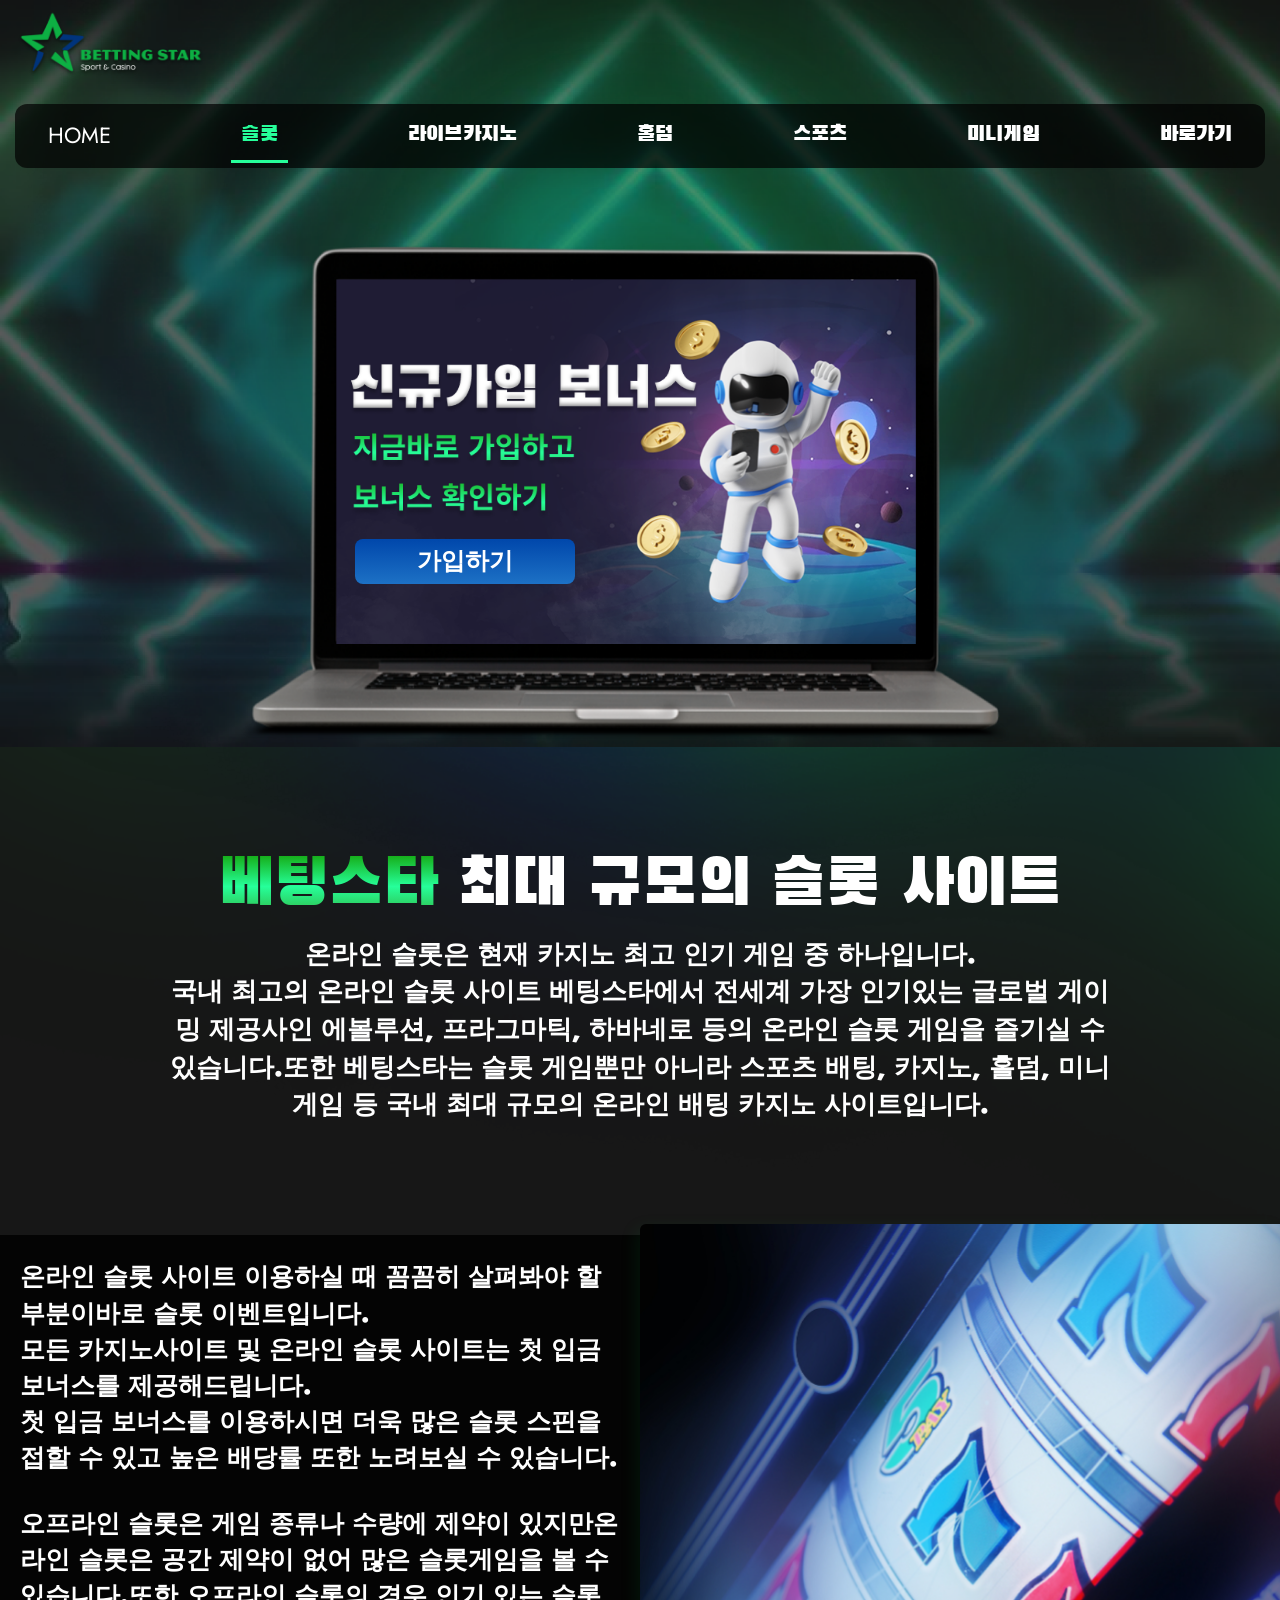
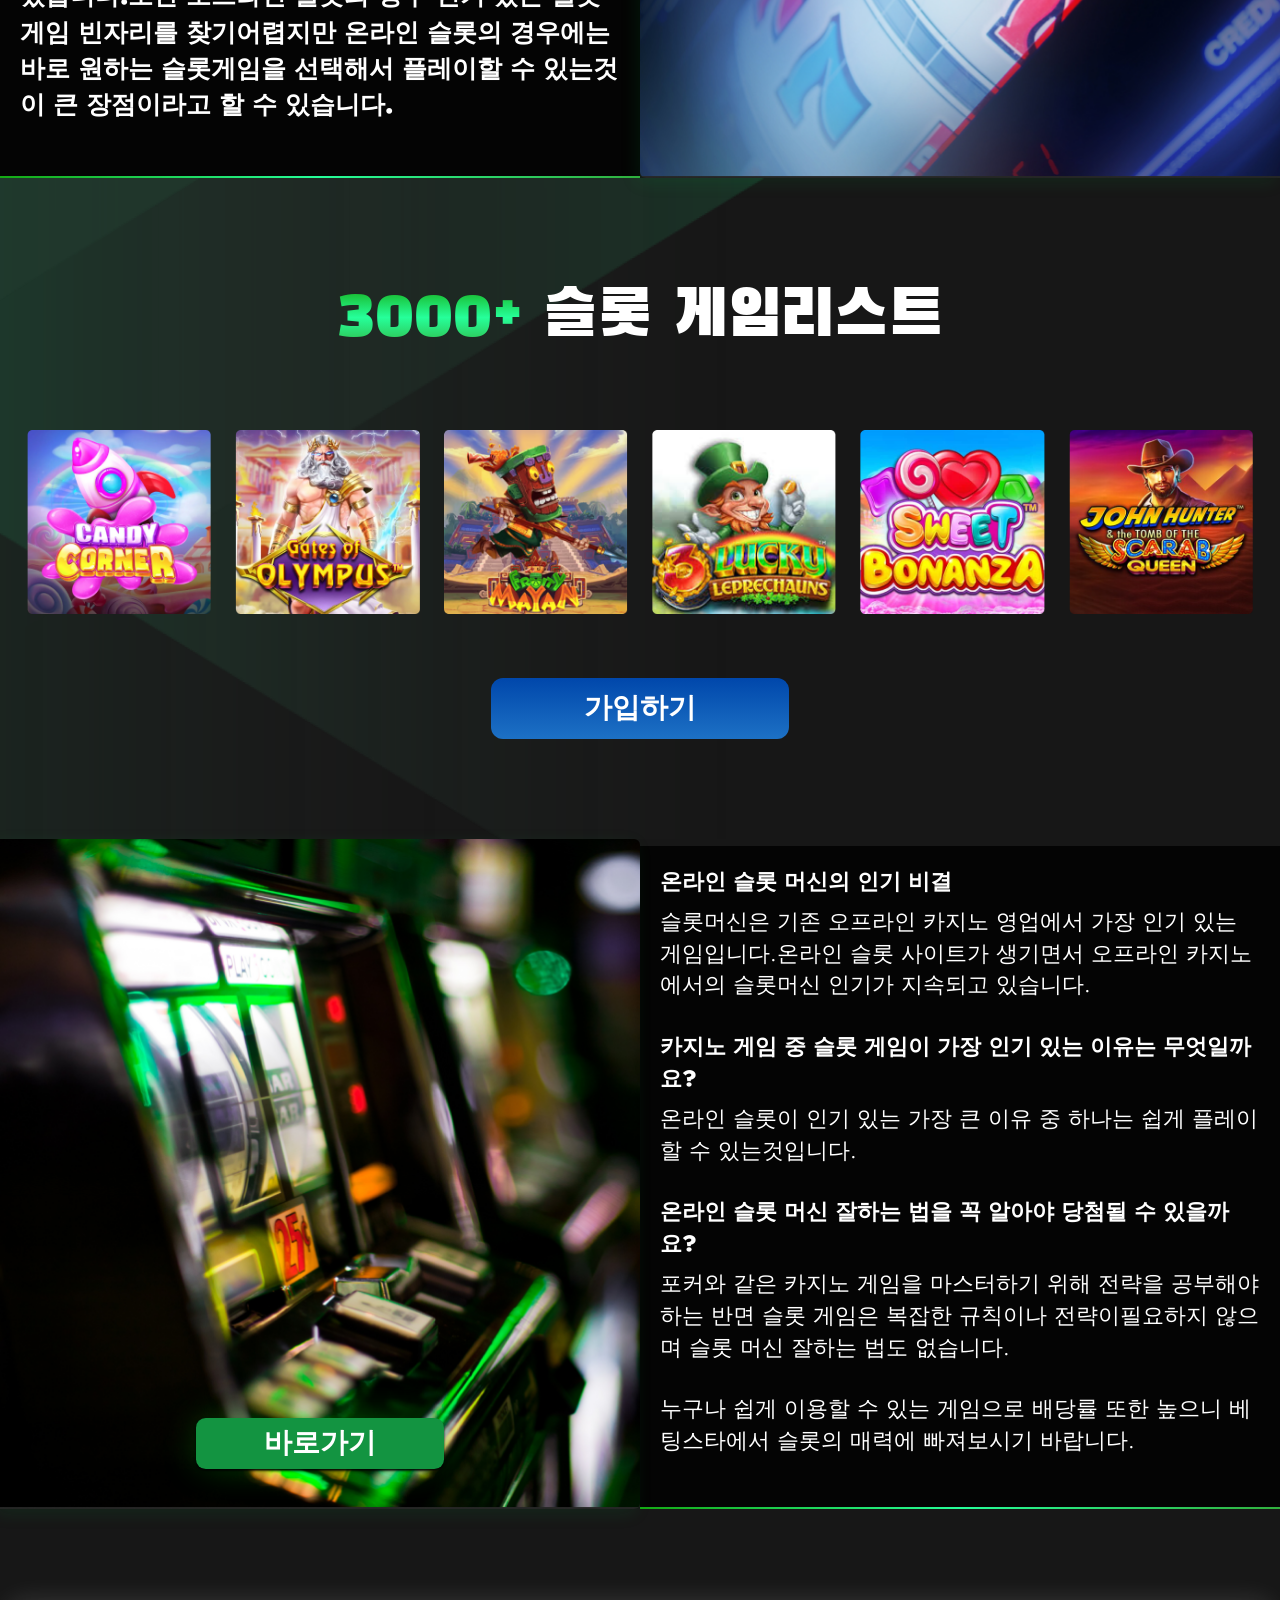
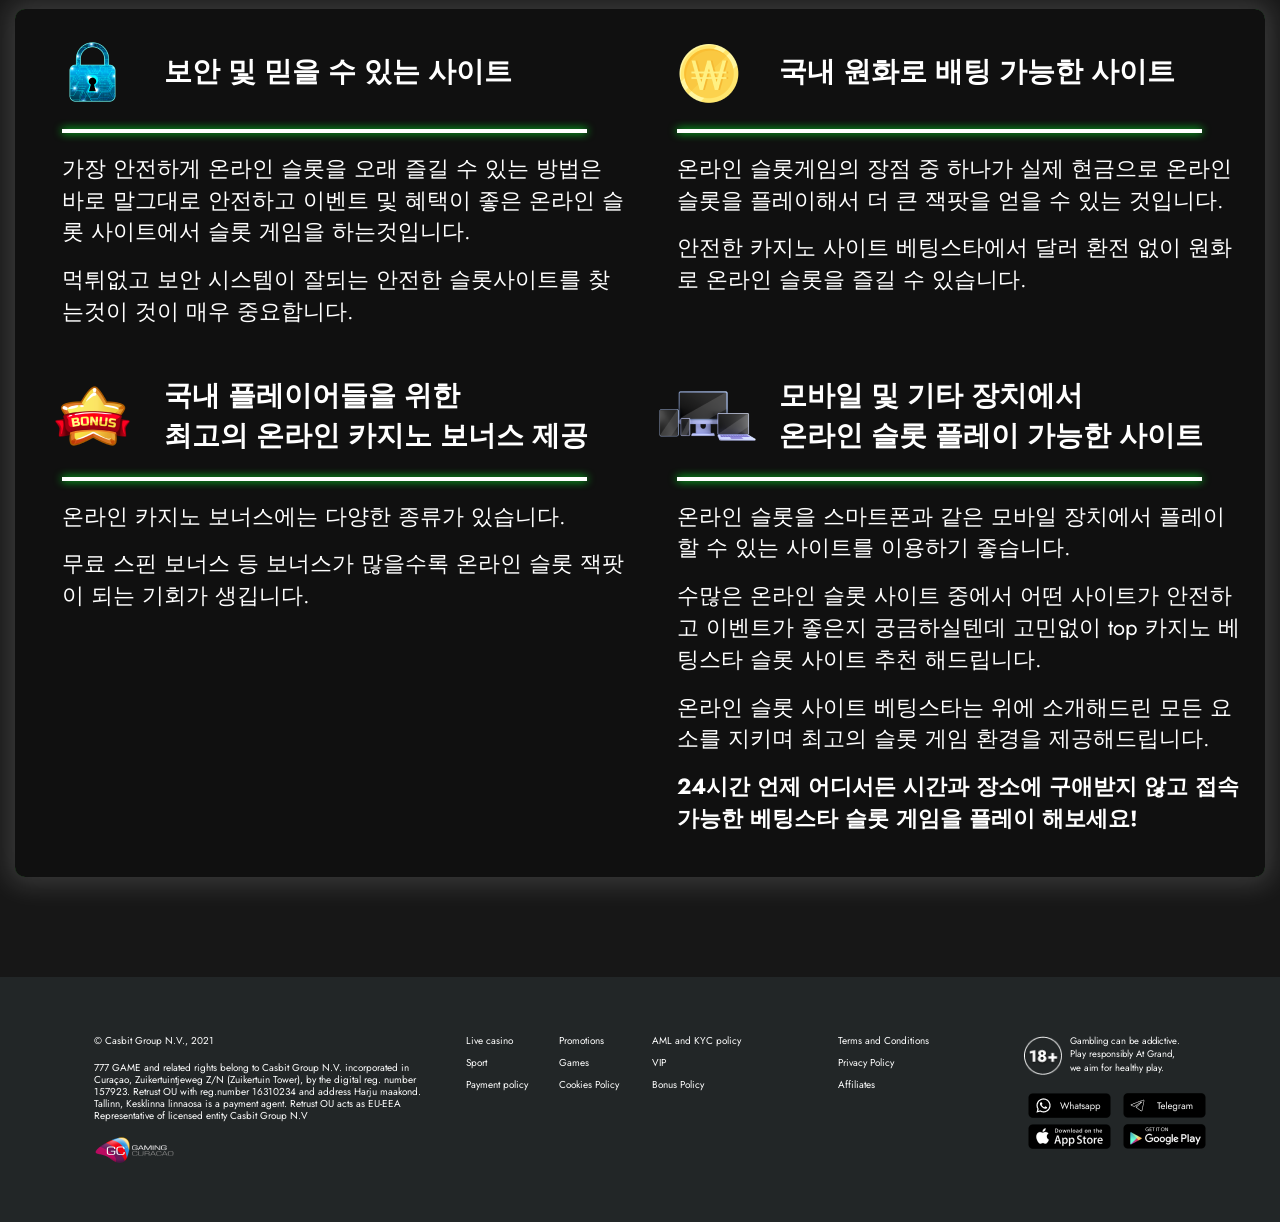
<file: slot.html>
<!DOCTYPE html>
<html lang="en">
  <head>
    <meta charset="UTF-8" />
    <meta name="viewport" content="width=device-width, initial-scale=1.0" />
    <title>슬롯</title>
    <link
      href="https://fonts.googleapis.com/css2?family=Jost:wght@400;500;600&family=Black+Han+Sans&display=swap"
      rel="stylesheet"
    />
    <link
      href="https://cdn.jsdelivr.net/npm/bootstrap@5.0.2/dist/css/bootstrap.min.css"
      rel="stylesheet"
      integrity="sha384-EVSTQN3/azprG1Anm3QDgpJLIm9Nao0Yz1ztcQTwFspd3yD65VohhpuuCOmLASjC"
      crossorigin="anonymous"
    />
    <link rel="stylesheet" href="./assets/style/style.css" />
    <link rel="stylesheet" href="./assets/style/slot-page.css" />
  </head>

  <body>
    <div class="main">
      <img src="./assets/img/Ellipse 2.png" class="mainElip" alt="" />

      <header
        class="px-3 py-2 d-flex justify-content-between align-items-center"
      >
        <a href="index.html" class="logo">
          <img src="./assets/img/Logo1.png" alt="" />
        </a>
        <img
          src="./assets/img/hamburger.png"
          onclick="myFunction()"
          style="display: none"
          class="hamburger"
          alt=""
        />
      </header>
      <div class="custom-container py-3">
        <div class="topnav" id="myTopnav">
          <div class="nav">
            <img
              src="./assets/img/close.png"
              onclick="myFunctionClose()"
              style="display: none"
              class="close-nav"
              alt=""
            />
            <ul>
              <li>
                <a href="./index.html" class="position-relative"> HOME </a>
              </li>
              <li>
                <a
                  href="./slot.html"
                  class="position-relative active Blackans chines"
                >
                  슬롯
                </a>
              </li>
              <li>
                <a href="./casino.html" class="position-relative Blackans">
                  라이브카지노
                </a>
              </li>
              <li>
                <a href="./hold.html" class="position-relative Blackans">
                  홀덤
                </a>
              </li>
              <li>
                <a href="./sports.html" class="position-relative Blackans">
                  스포츠
                </a>
              </li>
              <li>
                <a href="./minigame.html" class="position-relative Blackans">
                  미니게임
                </a>
              </li>
              <li>
                <a href="" class="position-relative Blackans"> 바로가기 </a>
              </li>
            </ul>
          </div>
        </div>
      </div>
      <div class="laptop container">
        <img src="./assets/img/header-laptop-img.png" alt="" />
        <div class="hero-lap-content">
          <a  href="https://베팅평생.com" target="_blank">가입하기</a>
        </div>
      </div>
    </div>
    <section class="slot-sect-1">
      <div class="container">
        <h1 class="text-center title">
          <span>베팅스타 </span>
          최대 규모의 슬롯 사이트
        </h1>
        <p class="slotDesc">
          온라인 슬롯은 현재 카지노 최고 인기 게임 중 하나입니다. <br />국내
          최고의 온라인 슬롯 사이트 베팅스타에서 전세계 가장 인기있는 글로벌
          게이밍 제공사인 에볼루션, 프라그마틱, 하바네로 등의 온라인 슬롯 게임을
          즐기실 수 있습니다.또한 베팅스타는 슬롯 게임뿐만 아니라 스포츠 배팅,
          카지노, 홀덤, 미니게임 등 국내 최대 규모의 온라인 배팅 카지노
          사이트입니다.
        </p>
      </div>
    </section>

    <div class="slot-sect-2">
      <div class="container-fluid">
        <div class="row m-0 align-items-end ">
          <div class="col-12 col-lg-6 bgBlack d-flex align-items-center">
            <div>
              <p>
                온라인 슬롯 사이트 이용하실 때 꼼꼼히 살펴봐야 할 부분이바로
                슬롯 이벤트입니다. <br />모든 카지노사이트 및 온라인 슬롯
                사이트는 첫 입금 보너스를 제공해드립니다. <br />첫 입금 보너스를
                이용하시면 더욱 많은 슬롯 스핀을 접할 수 있고 높은 배당률 또한
                노려보실 수 있습니다.
              </p>
              <p>
                오프라인 슬롯은 게임 종류나 수량에 제약이 있지만온라인 슬롯은
                공간 제약이 없어 많은 슬롯게임을 볼 수 있습니다.또한 오프라인
                슬롯의 경우 인기 있는 슬롯게임 빈자리를 찾기어렵지만 온라인
                슬롯의 경우에는 바로 원하는 슬롯게임을 선택해서 플레이할 수
                있는것이 큰 장점이라고 할 수 있습니다.
              </p>
            </div>
          </div>
          <div class="col-12 col-lg-6 px-0">
            <img
              src="./assets/img/Black and White Minimalist Casino Night Facebook Ad  1.png"
              class="img-container betting object-fit-cover"
              style="box-shadow: -4px 5px 16.6px 0px #0daf431a"
              alt=""
            />
          </div>
        </div>
      </div>
    </div>

    <section class="slot-sect-3">
      <div class="custom-container">
        <h1 class="text-center title">
          <span> 3000+</span>
          슬롯 게임리스트
        </h1>
        <div class="row m-0 py-5 position-relative" style="z-index: 1">
          <div class="col-6 py-3 col-lg-2">
            <div class="game">
              <img src="./assets/img/Group 7.png" alt="" />
            </div>
          </div>
          <div class="col-6 py-3 col-lg-2">
            <div class="game">
              <img src="./assets/img/Group 6.png" alt="" />
            </div>
          </div>
          <div class="col-6 py-3 col-lg-2">
            <div class="game">
              <img src="./assets/img/Group 5.png" alt="" />
            </div>
          </div>
          <div class="col-6 py-3 col-lg-2">
            <div class="game">
              <img src="./assets/img/Group 4.png" alt="" />
            </div>
          </div>
          <div class="col-6 py-3 col-lg-2">
            <div class="game">
              <img src="./assets/img/Group 3.png" alt="" />
            </div>
          </div>
          <div class="col-6 py-3 col-lg-2">
            <div class="game">
              <img src="./assets/img/Group 2.png" alt="" />
            </div>
          </div>
        </div>
        <div class="d-flex justify-content-center">
          <a href="https://베팅평생.com" target="_blank" class="btnn">가입하기</a>

        </div>
      </div>
    </section>

    <div class="slot-sect-2">
      <div class="container-fluid">
        <div class="row m-0 align-items-end slot-2-responsive">
          <div class="col-lg-6 col-md-12 px-0 position-relative">
            <button class="greenBtn">바로가기</button>
            <img
              src="./assets/img/image.png"
              class="img-container betting2 "
              style="box-shadow: -4px 5px 16.6px 0px #0daf431a"
              alt=""
            />
          </div>
          <div class="col-lg-6 col-md-12 bgBlack2">
            <div>
              <h1>온라인 슬롯 머신의 인기 비결</h1>
              <p>
                슬롯머신은 기존 오프라인 카지노 영업에서 가장 인기 있는
                게임입니다.온라인 슬롯 사이트가 생기면서 오프라인 카지노에서의
                슬롯머신 인기가 지속되고 있습니다.
              </p>

              <h1>
                카지노 게임 중 슬롯 게임이 가장 인기 있는 이유는 무엇일까요?
              </h1>
              <p>
                온라인 슬롯이 인기 있는 가장 큰 이유 중 하나는 쉽게 플레이할 수
                있는것입니다.
              </p>

              <h1>
                온라인 슬롯 머신 잘하는 법을 꼭 알아야 당첨될 수 있을까요?
              </h1>
              <p>
                포커와 같은 카지노 게임을 마스터하기 위해 전략을 공부해야 하는
                반면 슬롯 게임은 복잡한 규칙이나 전략이필요하지 않으며 슬롯 머신
                잘하는 법도 없습니다.
              </p>
              <p>
                누구나 쉽게 이용할 수 있는 게임으로 배당률 또한 높으니
                베팅스타에서 슬롯의 매력에 빠져보시기 바랍니다.
              </p>
            </div>
          </div>
        </div>
      </div>
    </div>
    <section class="slot-sect-4">
      <div class="boxs">
        <div class="row m-0">
          <div class="col-12 col-md-6 py-3">
            <div class="slot-card">
              <div class="d-flex gap-3 align-items-center lock">
                <img src="./assets/img/1.png" alt="" />
                <p>보안 및 믿을 수 있는 사이트</p>
              </div>
              <div class="borddr"></div>
              <p class="slotCardDesc">
                가장 안전하게 온라인 슬롯을 오래 즐길 수 있는 방법은 바로
                말그대로 안전하고 이벤트 및 혜택이 좋은 온라인 슬롯 사이트에서
                슬롯 게임을 하는것입니다.
              </p>
              <p class="slotCardDesc">
                먹튀없고 보안 시스템이 잘되는 안전한 슬롯사이트를 찾는것이 것이
                매우 중요합니다.
              </p>
            </div>
          </div>
          <div class="col-12 col-md-6 py-3">
            <div class="slot-card">
              <div class="d-flex gap-3 align-items-center lock">
                <img src="./assets/img/Group 534.png" alt="" />
                <p>국내 원화로 배팅 가능한 사이트</p>
              </div>
              <div class="borddr"></div>
              <p class="slotCardDesc">
                온라인 슬롯게임의 장점 중 하나가 실제 현금으로 온라인 슬롯을
                플레이해서 더 큰 잭팟을 얻을 수 있는 것입니다.
              </p>
              <p class="slotCardDesc">
                안전한 카지노 사이트 베팅스타에서 달러 환전 없이 원화로 온라인
                슬롯을 즐길 수 있습니다.
              </p>
            </div>
          </div>
          <div class="col-12 col-md-6 py-3">
            <div class="slot-card">
              <div class="d-flex gap-3 align-items-center lock">
                <img src="./assets/img/3.png" alt="" />
                <p>
                  국내 플레이어들을 위한 <br />
                  최고의 온라인 카지노 보너스 제공
                </p>
              </div>
              <div class="borddr"></div>
              <p class="slotCardDesc">
                온라인 카지노 보너스에는 다양한 종류가 있습니다.
              </p>
              <p class="slotCardDesc">
                무료 스핀 보너스 등 보너스가 많을수록 온라인 슬롯 잭팟이 되는
                기회가 생깁니다.
              </p>
            </div>
          </div>
          <div class="col-12 col-md-6 py-3">
            <div class="slot-card">
              <div class="d-flex gap-3 align-items-center lock">
                <img src="./assets/img/4.png" alt="" />
                <p>
                  모바일 및 기타 장치에서 <br />
                  온라인 슬롯 플레이 가능한 사이트
                </p>
              </div>
              <div class="borddr"></div>
              <p class="slotCardDesc">
                온라인 슬롯을 스마트폰과 같은 모바일 장치에서 플레이할 수 있는
                사이트를 이용하기 좋습니다.
              </p>
              <p class="slotCardDesc">
                수많은 온라인 슬롯 사이트 중에서 어떤 사이트가 안전하고 이벤트가
                좋은지 궁금하실텐데 고민없이 top 카지노 베팅스타 슬롯 사이트
                추천 해드립니다.
              </p>
              <p class="slotCardDesc">
                온라인 슬롯 사이트 베팅스타는 위에 소개해드린 모든 요소를 지키며
                최고의 슬롯 게임 환경을 제공해드립니다.
              </p>
              <p class="slotCardDesc">
                <strong>
                  24시간 언제 어디서든 시간과 장소에 구애받지 않고 접속 가능한
                  베팅스타 슬롯 게임을 플레이 해보세요!
                </strong>
              </p>
            </div>
          </div>
        </div>
      </div>
    </section>

    <footer class="">
      <div class="container">
        <div class="row m-0">
          <div class="col-12 py-2 col-md-4">
            <div>
              <p class="footerDesc">© Casbit Group N.V., 2021</p>
              <p class="footerDesc">
                777 GAME and related rights belong to Casbit Group N.V.
                incorporated in Curaçao, Zuikertuintjeweg Z/N (Zuikertuin
                Tower), by the digital reg. number 157923. Retrust OU with
                reg.number 16310234 and address Harju maakond. Tallinn,
                Kesklinna linnaosa is a payment agent. Retrust OU acts as EU-EEA
                Representative of licensed entity Casbit Group N.V
              </p>
              <img src="./assets/img/curacao 1.png" alt="" />
            </div>
          </div>
          <div class="col-6 py-2 col-md-1">
            <div class="">
              <ul class="footerList">
                <li>Live casino</li>
                <li>Sport</li>
                <li>Payment policy</li>
              </ul>
            </div>
          </div>
          <div class="col-6 py-2 col-md-1">
            <div class="">
              <ul class="footerList">
                <li>Promotions</li>
                <li>Games</li>
                <li>Cookies Policy</li>
              </ul>
            </div>
          </div>
          <div class="col-6 py-2 col-md-2">
            <div class="">
              <ul class="footerList">
                <li>AML and KYC policy</li>
                <li>VIP</li>
                <li>Bonus Policy</li>
              </ul>
            </div>
          </div>
          <div class="col-6 py-2 col-md-2">
            <div class="">
              <ul class="footerList">
                <li>Terms and Conditions</li>
                <li>Privacy Policy</li>
                <li>Affiliates</li>
              </ul>
            </div>
          </div>
          <div class="col-12 py-2 col-lg-2">
            <div class="">
              <div class="d-flex align-items-center gap-2">
                <img
                  src="./assets/img/Group 34.png"
                  width="39"
                  height="39"
                  alt=""
                />
                <p class="des7">
                  Gambling can be addictive. Play responsibly At Grand, we aim
                  for healthy play.
                </p>
              </div>
              <div class="d-flex gap-1 pt-3 pb-1">
                <a href="#"><img src="./assets/img/Group 502.png" alt="" /></a>
                <a href="#"><img src="./assets/img/Group 504.png" alt="" /></a>
              </div>
              <div class="d-flex gap-1">
                <a href="#"><img src="./assets/img/pngegg (17) 5.png" alt="" /></a>
                <a href="#"><img src="./assets/img/pngegg (17) 2.png" alt="" /></a>
              </div>
            </div>
          </div>
        </div>
      </div>
    </footer>

    <script
      src="https://cdn.jsdelivr.net/npm/bootstrap@5.0.2/dist/js/bootstrap.bundle.min.js"
      integrity="sha384-MrcW6ZMFYlzcLA8Nl+NtUVF0sA7MsXsP1UyJoMp4YLEuNSfAP+JcXn/tWtIaxVXM"
      crossorigin="anonymous"
    ></script>
    <script src="assets/js/index.js"></script>
  </body>
</html>
</file>
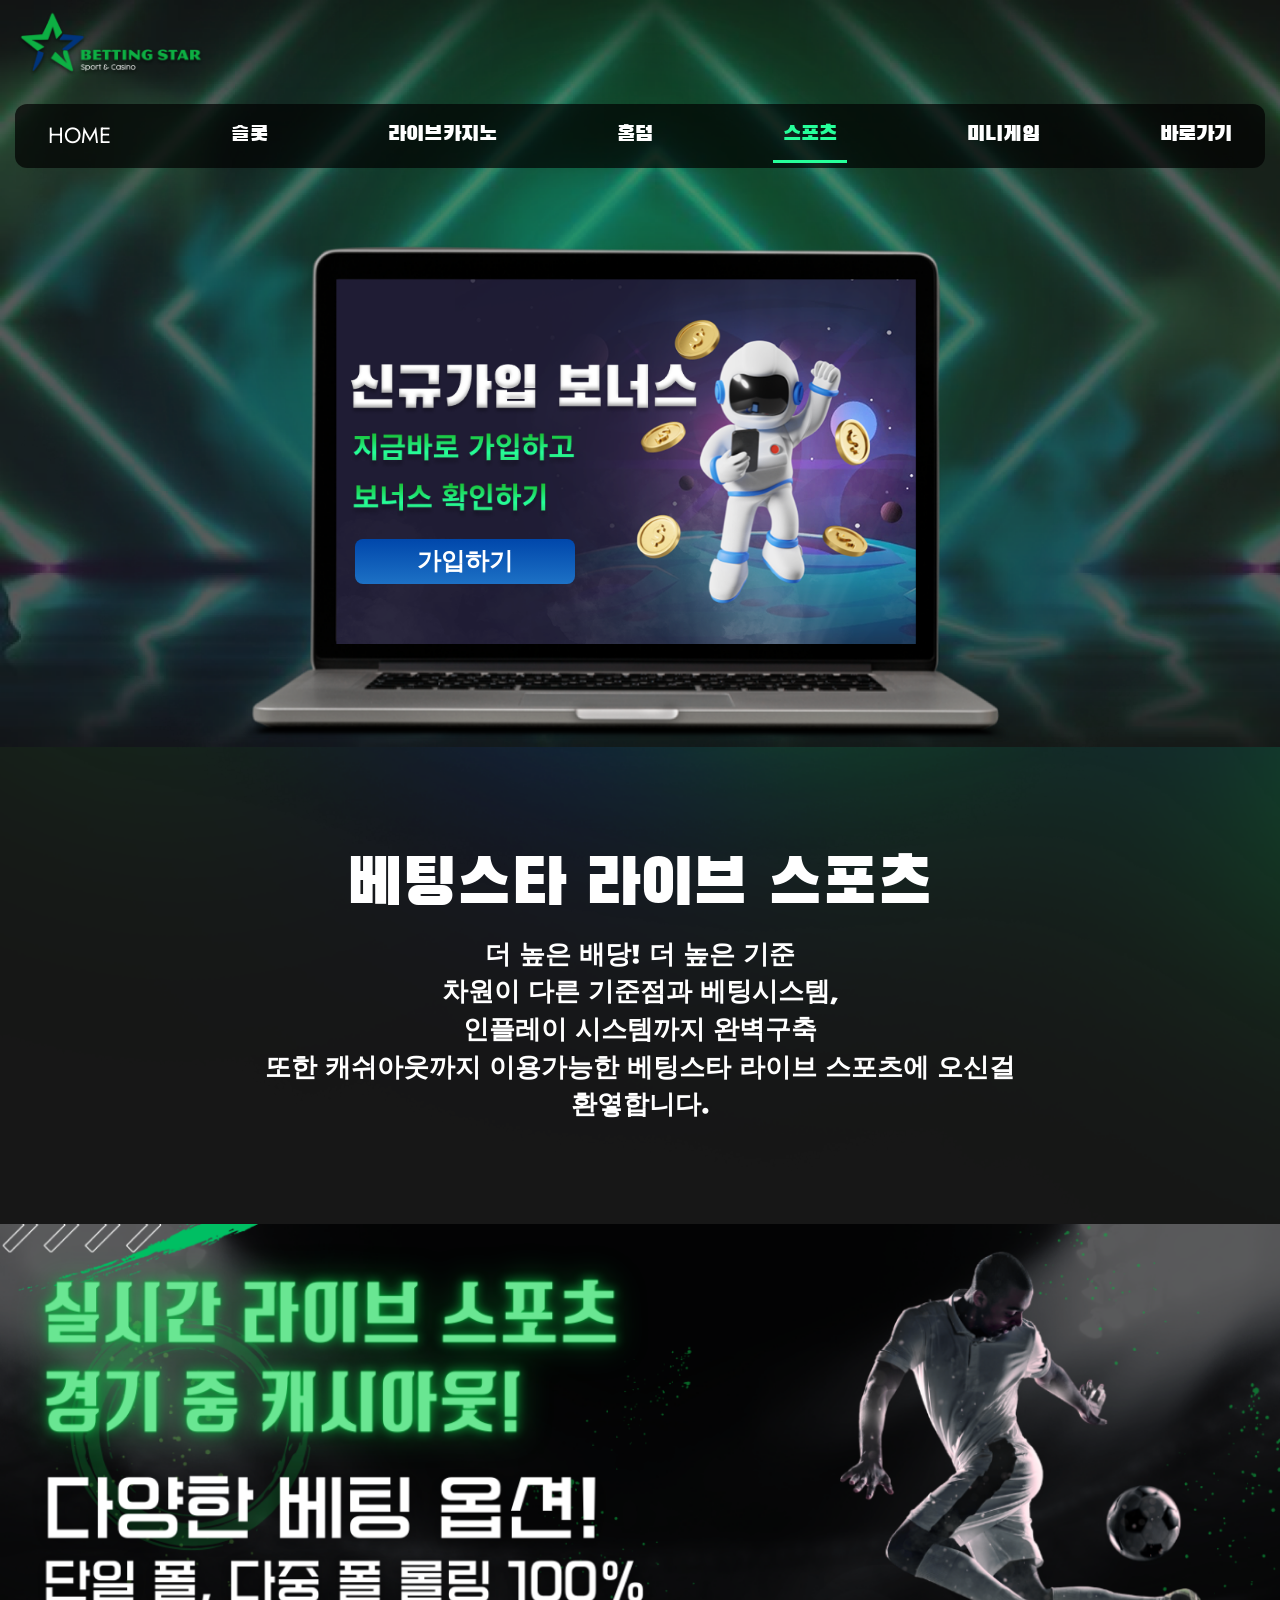
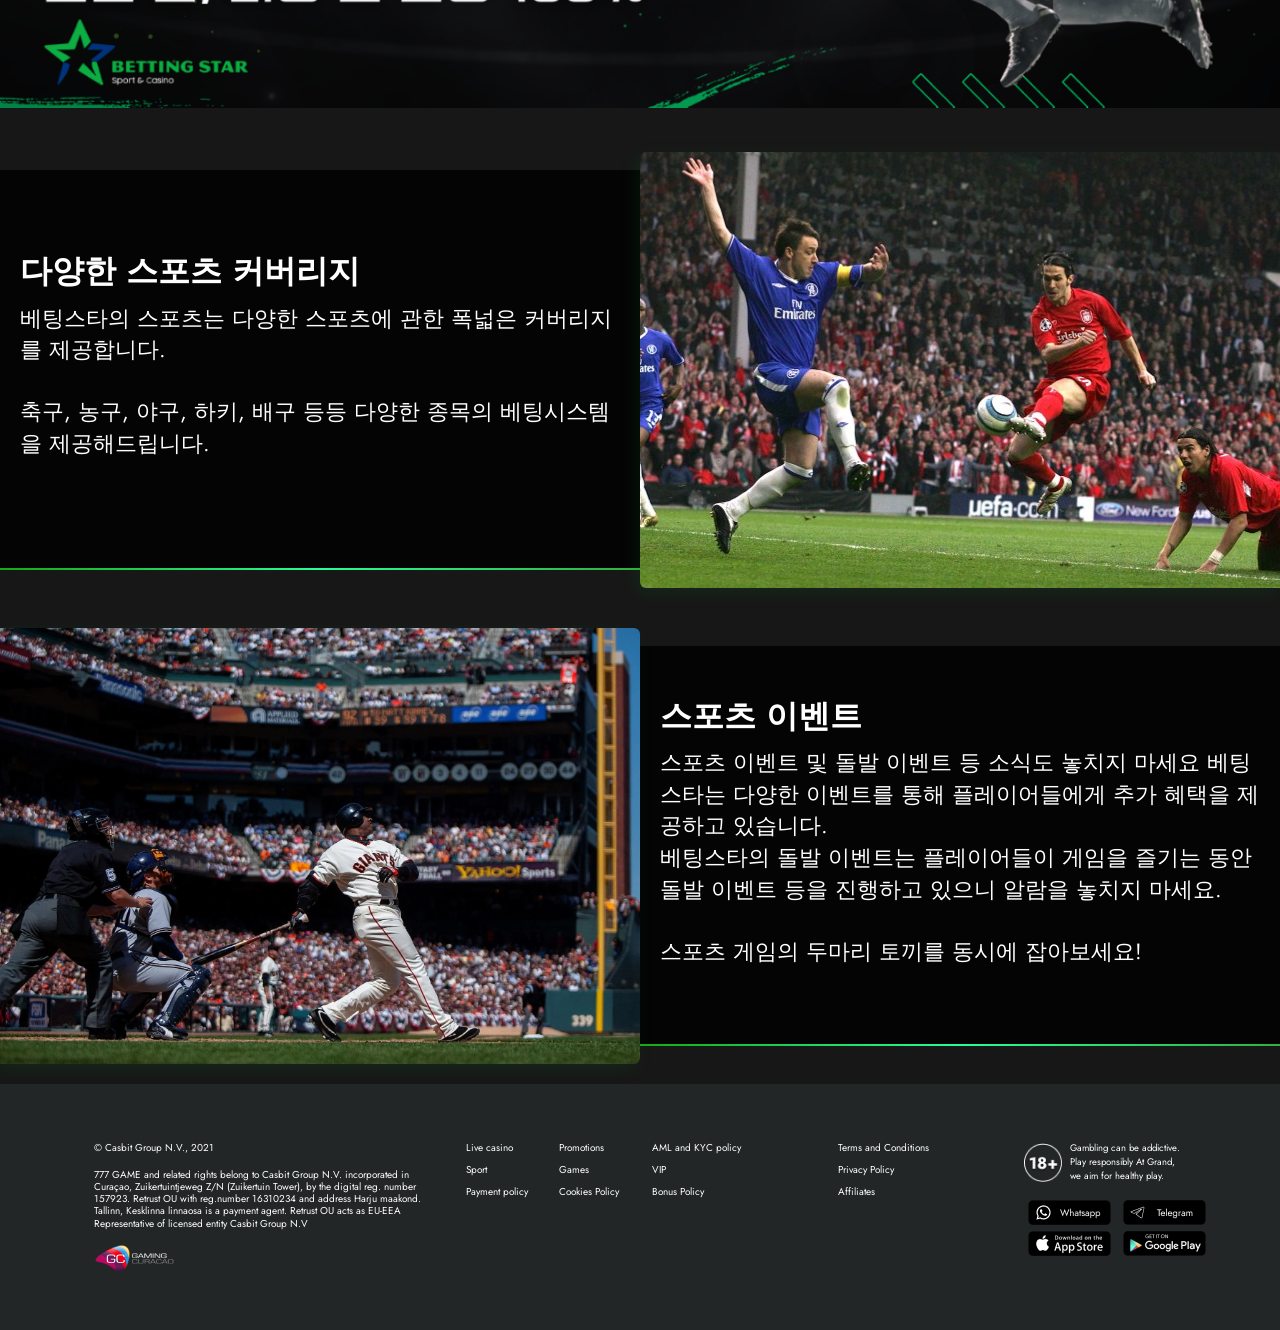
<file: sports.html>
<!DOCTYPE html>
<html lang="en">
  <head>
    <meta charset="UTF-8" />
    <meta name="viewport" content="width=device-width, initial-scale=1.0" />
    <title>스포츠</title>
    <link
      href="https://fonts.googleapis.com/css2?family=Jost:wght@400;500;600&family=Black+Han+Sans&display=swap"
      rel="stylesheet"
    />
    <link
      href="https://cdn.jsdelivr.net/npm/bootstrap@5.0.2/dist/css/bootstrap.min.css"
      rel="stylesheet"
      integrity="sha384-EVSTQN3/azprG1Anm3QDgpJLIm9Nao0Yz1ztcQTwFspd3yD65VohhpuuCOmLASjC"
      crossorigin="anonymous"
    />
    <link rel="stylesheet" href="./assets/style/style.css" />
    <link rel="stylesheet" href="./assets/style/sports.css" />
  </head>

  <body>
    <div class="main">
      <img src="./assets/img/Ellipse 2.png" class="mainElip" alt="" />

      <header
        class="px-3 py-2 d-flex justify-content-between align-items-center"
      >
        <a href="index.html" class="logo">
          <img src="./assets/img/Logo1.png" alt="" />
        </a>
        <img
          src="./assets/img/hamburger.png"
          onclick="myFunction()"
          style="display: none"
          class="hamburger"
          alt=""
        />
      </header>
      <div class="custom-container py-3">
        <div class="topnav" id="myTopnav">
          <div class="nav">
            <img
              src="./assets/img/close.png"
              onclick="myFunctionClose()"
              style="display: none"
              class="close-nav"
              alt=""
            />
            <ul>
              <li>
                <a href="./index.html" class="position-relative"> HOME </a>
              </li>
              <li>
                <a href="./slot.html" class="position-relative Blackans">
                  슬롯
                </a>
              </li>
              <li>
                <a href="./casino.html" class="position-relative Blackans">
                  라이브카지노
                </a>
              </li>
              <li>
                <a href="./hold.html" class="position-relative Blackans">
                  홀덤
                </a>
              </li>
              <li>
                <a
                  href="./sports.html"
                  class="position-relative Blackans chines active"
                >
                  스포츠
                </a>
              </li>
              <li>
                <a href="./minigame.html" class="position-relative Blackans">
                  미니게임
                </a>
              </li>
              <li>
                <a href="" class="position-relative Blackans"> 바로가기 </a>
              </li>
            </ul>
          </div>
        </div>
      </div>
      <div class="laptop container">
        <img src="./assets/img/header-laptop-img.png" alt="" />
        <div class="hero-lap-content">
          <a  href="https://베팅평생.com" target="_blank">가입하기</a>
        </div>
      </div>
    </div>

    <section class="sport-sect-1">
      <div class="container">
        <h1 class="text-center title">베팅스타 라이브 스포츠</h1>
        <p class="slotDesc">
          더 높은 배당! 더 높은 기준 <br />
          차원이 다른 기준점과 베팅시스템, <br />
          인플레이 시스템까지 완벽구축 <br />
          또한 캐쉬아웃까지 이용가능한 베팅스타 라이브 스포츠에 오신걸 <br />
          환옇합니다.
        </p>
      </div>
    </section>

    <div class="container-fluid px-0 mb-4">
      <img src="./assets/img/4 1.png" class="img-container " alt="" />
    </div>

    <section class="slot-sect-2">
      <div class="container-fluid">
        <div class="row m-0 align-items-center">
          <div class="col-12 col-md-6 holdRight">
            <div>
              <h1>다양한 스포츠 커버리지</h1>
              <p>
                베팅스타의 스포츠는 다양한 스포츠에 관한 폭넓은 커버리지를
                제공합니다.
              </p>
              <p>
                축구, 농구, 야구, 하키, 배구 등등 다양한 종목의 베팅시스템을
                제공해드립니다.
              </p>
            </div>
          </div>

          <div class="col-12 col-md-6 px-0 position-relative">
            <img
              src="./assets/img/football-img.png"
              class="img-container holdSecLeft"
              style="box-shadow: -4px 5px 16.6px 0px #0daf431a"
              alt=""
            />
          </div>
        </div>
      </div>
    </section>

    <section class="slot-sect-2">
      <div class="container-fluid">
        <div class="row m-0 align-items-center">
          <div class="col-12 col-md-6 px-0 position-relative">
            <img
              src="./assets/img/volyball.png"
              class="img-container holdSecLeft2"
              style="box-shadow: -4px 5px 16.6px 0px #0daf431a"
              alt=""
            />
          </div>

          <div class="col-12 col-md-6 holdRight">
            <div>
              <h1>스포츠 이벤트</h1>
              <p>
                스포츠 이벤트 및 돌발 이벤트 등 소식도 놓치지 마세요 베팅스타는
                다양한 이벤트를 통해 플레이어들에게 추가 혜택을 제공하고
                있습니다.
                <br />
                베팅스타의 돌발 이벤트는 플레이어들이 게임을 즐기는 동안 돌발
                이벤트 등을 진행하고 있으니 알람을 놓치지 마세요.
              </p>
              <p>스포츠 게임의 두마리 토끼를 동시에 잡아보세요!</p>
            </div>
          </div>
        </div>
      </div>
    </section>

    <footer class="">
      <div class="container">
        <div class="row m-0">
          <div class="col-12 py-2 col-md-4">
            <div>
              <p class="footerDesc">© Casbit Group N.V., 2021</p>
              <p class="footerDesc">
                777 GAME and related rights belong to Casbit Group N.V.
                incorporated in Curaçao, Zuikertuintjeweg Z/N (Zuikertuin
                Tower), by the digital reg. number 157923. Retrust OU with
                reg.number 16310234 and address Harju maakond. Tallinn,
                Kesklinna linnaosa is a payment agent. Retrust OU acts as EU-EEA
                Representative of licensed entity Casbit Group N.V
              </p>
              <img src="./assets/img/curacao 1.png" alt="" />
            </div>
          </div>
          <div class="col-6 py-2 col-md-1">
            <div class="">
              <ul class="footerList">
                <li>Live casino</li>
                <li>Sport</li>
                <li>Payment policy</li>
              </ul>
            </div>
          </div>
          <div class="col-6 py-2 col-md-1">
            <div class="">
              <ul class="footerList">
                <li>Promotions</li>
                <li>Games</li>
                <li>Cookies Policy</li>
              </ul>
            </div>
          </div>
          <div class="col-6 py-2 col-md-2">
            <div class="">
              <ul class="footerList">
                <li>AML and KYC policy</li>
                <li>VIP</li>
                <li>Bonus Policy</li>
              </ul>
            </div>
          </div>
          <div class="col-6 py-2 col-md-2">
            <div class="">
              <ul class="footerList">
                <li>Terms and Conditions</li>
                <li>Privacy Policy</li>
                <li>Affiliates</li>
              </ul>
            </div>
          </div>
          <div class="col-12 py-2 col-lg-2">
            <div class="">
              <div class="d-flex align-items-center gap-2">
                <img
                  src="./assets/img/Group 34.png"
                  width="39"
                  height="39"
                  alt=""
                />
                <p class="des7">
                  Gambling can be addictive. Play responsibly At Grand, we aim
                  for healthy play.
                </p>
              </div>
              <div class="d-flex gap-1 pt-3 pb-1">
                <a href="#"><img src="./assets/img/Group 502.png" alt="" /></a>
                <a href="#"><img src="./assets/img/Group 504.png" alt="" /></a>
              </div>
              <div class="d-flex gap-1">
                <a href="#"><img src="./assets/img/pngegg (17) 5.png" alt="" /></a>
                <a href="#"><img src="./assets/img/pngegg (17) 2.png" alt="" /></a>
              </div>
            </div>
          </div>
        </div>
      </div>
    </footer>

    <script
      src="https://cdn.jsdelivr.net/npm/bootstrap@5.0.2/dist/js/bootstrap.bundle.min.js"
      integrity="sha384-MrcW6ZMFYlzcLA8Nl+NtUVF0sA7MsXsP1UyJoMp4YLEuNSfAP+JcXn/tWtIaxVXM"
      crossorigin="anonymous"
    ></script>
    <script src="assets/js/index.js"></script>
  </body>
</html>
</file>
<file: assets/style/style.css>
body {
    font-family: 'Jost', sans-serif;
    background: #171717;
    overflow-x: hidden;
}

.logo img {
    max-width: 190px;
    height: auto;
    width: 100%;
}

.Blackans {
    font-family: 'Black Han Sans', sans-serif;

}

li .Blackans {
    padding-top: 7px;
}

.img-container {
    max-width: 100%;
    height: auto;
    width: 100%;
}

.mainElip {
    max-width: 100%;
    height: 100%;
    width: 100%;
    position: absolute;
    z-index: -1;
    left: 0;
}

.nav {
    width: 100%;
    background-color: rgba(0, 0, 0, 0.7);
    height: 64px;
    border-radius: 12px;
    display: flex;
    align-items: center;
    justify-content: center;
}

.custom-container {
    max-width: 1333px;
    padding: 0px 15px;
    margin: auto;
}
.bgImg .custom-container{
    padding-top: 3rem;
}

@media only screen and (max-width: 768px) {

    .custom-container {
        text-align: center;
    }

    .custom-container .game {
        margin-top: 5px;
    }
}

.nav ul {
    display: flex;
    justify-content: space-between;
    align-items: center;
    gap: 10px;
    padding: 0;
    margin: 0;
    list-style: none;
    width: 100%;
}

.nav ul li {
    padding: 0px 33px;
}

.nav ul li a {
    color: #FFFFFF;
    text-decoration: none;
    /* box-shadow: 0px 3px 4.57px 0px #00000040,0px -2px 4.57px 0px #00000054 inset; */


    font-size: 22px;
    font-weight: 400;
    line-height: 27.5px;
    transition: .3s;



}

.nav ul li a:hover {

    color: #26FF9A;
}


.nav ul li a.active {

    color: #26FF9A;

    font-size: 22px;
    font-weight: 900;
    line-height: 31.79px;
    text-align: center;
    text-decoration: none;


}

.nav ul li a.active.chines {

    color: #26FF9A;
    font-size: 22px;
    font-weight: 400 !important;
    line-height: 31.79px;
    text-align: center;
    text-decoration: none;
    padding: 0px 10px;

}


.nav ul li a.active::after {
    content: '';
    /* Create an empty element after the anchor */
    position: absolute;
    bottom: -17px;
    /* Adjust the distance from the bottom of the link */
    left: 0;
    width: 100%;
    height: 3px;
    /* Thickness of the bottom border */
    background-color: #26FF9A;
    /* Same color as the text */
}

.laptop img {
    max-width: 100%;
    height: auto;
    width: 100%;
}
.laptop{
    position: relative;
}



.hero-lap-content a{
    position: absolute;
    color: white;
    font-size: 8px;
    font-weight: 900;
    background: linear-gradient(180deg, #0047AB 0%, #1D71C5 100%);
    padding: 2px 10px;
    width: fit-content;
    border: none;
    border-radius: 5px;
    text-decoration: none;
    display: flex;
    align-items: center;
    justify-content: center;
    margin-bottom: 0;
    top: 63%;
    left: 26%;
}
.main {
    background-image: url('../img/image\ 1.png');
    background-size: cover;
}

section {
    padding: 20px 0;
}

.title {
    font-family: 'Black Han Sans', sans-serif;
    font-size: 64.62px;
    font-weight: 400;
    line-height: 80.77px;
    color: white;
}

.title span {
    background: linear-gradient(180deg, #15AA13 0%, #26FF9A 50%, #31B03D 100%);
    background-clip: text;
    -webkit-background-clip: text;
    /* For Safari */
    color: transparent;
}

.desc {

    font-size: 26px;
    font-weight: 900;
    line-height: 37.57px;
    color: white;
    padding: 40px 0px;

}

.bgImg {
    background-image: url('../img/light\ 1.png');
    background-size: cover;
}

.coin {
    max-width: 100%;
    height: auto;
    position: absolute;
    right: 0;
    top: 30px;
}

.rocket {
    max-width: 100%;
    height: auto;
    position: absolute;
    left: 0;
    bottom: 0px;
    z-index: 2;
}

.sect2 {
    padding-top: 50px;
    padding-bottom: 200px;
    background-image: url('../img/pngwing.com\ \(1\)\ 1.png');
    background-size: cover;
    background-position: bottom center;
}

.game img {
    max-width: 100%;
    height: auto;
}

.btnn {
    color: white;
    font-size: 28.15px;
    font-weight: 900;
    background: linear-gradient(180deg, #0047AB 0%, #1D71C5 100%);
    width: 297.96px;
    height: 61px;
    border: none;
    border-radius: 12px;
    display: flex;
    align-items: center;
    justify-content: center;
    text-decoration: none;
}
.btnn:hover{
    color: white;
}

.sect3 {
    background: #040404;
    box-shadow: 0px 4px 16.6px 0px #0DAF4333;
    border-bottom: 1px solid transparent;
    /* Border needs to be transparent for the gradient to show */

    border-image-source: linear-gradient(270deg, #31B03D 0%, #26FF9A 50%, #15AA13 100%);
    border-image-slice: 1;
    /* Ensures the gradient is applied to the border */
}

.desc1 {

    font-size: 26px;
    font-weight: 900;
    line-height: 37.57px;
    box-shadow: 0px 3.34px 3.34px 0px #00000040;
    color: white;

}

.title2 {

    font-size: 32px;
    font-weight: 900;
    color: white;

}

.title2 span {
    background: linear-gradient(180deg, #15AA13 0%, #26FF9A 50%, #31B03D 100%);

    background-clip: text;
    -webkit-background-clip: text;
    /* For Safari */
    color: transparent;
}

.cardd img {
    max-width: 100%;
    height: auto;
}

.cardd p {

    font-size: 32px;
    font-weight: 900;
    line-height: 46.24px;
    color: white;
    max-width: 187px;
    margin: auto;
    text-align: center;
}

.sect4 {
    background-image: url('../img/lines.png');
    background-size: cover;
    background-position: bottom;
}

.elipse {
    max-width: 100%;
    position: absolute;
    right: 0;
    top: 0;
    height: 488px;
}

.roc img {
    max-width: 100%;
    height: auto;
    width: 100%;
    padding-right: 1rem;
}

.title3 {
    background: linear-gradient(180deg, #15AA13 0%, #26FF9A 50%, #31B03D 100%);


    background-clip: text;
    -webkit-background-clip: text;
    /* For Safari */
    color: transparent;

    font-size: 54.77px;
    font-weight: 400;
    line-height: 68.46px;

}

.desc3 {

    font-size: 24px;
    font-weight: 900;
    line-height: 34.68px;
    color: white;



}

.shaded> img {
    max-width: 890px;
    height: auto;
    width: 100%;
    
}

.shaded {
    background-image: url('../img/backlight.png');
    background-size: cover;
    background-position: 25% 8%;
    background-repeat: no-repeat; 
    position: relative;
  
    
}
.shaded .img-border{
position: absolute;
bottom: -1rem;
width: 100%;
overflow: hidden;
display: none;
}

.desc6 {

    font-size: 32px;
    font-weight: 900;
    line-height: 46.24px;
    color: white;
    padding-right: 1rem;

}

footer {
    background: #222627;
    padding: 50px 0px;
}

.footerDesc {

    font-size: 10px;
    font-weight: 400;
    line-height: 12.1px;
    color: white;
    margin-bottom: 15px;

}

.footerList {
    list-style: none;
    display: flex;
    flex-direction: column;
    gap: 10px;
    padding: 0;
    margin: 0;
}

.footerList li {
    font-size: 10px;
    font-weight: 400;
    line-height: 12.1px;
    color: white;

}

.des7 {
    color: white;
    margin-bottom: 0;
    font-size: 9.5px;
    font-weight: 400;
    line-height: 13.73px;

}

.bg2 {
    padding-bottom: 100px;
    background-image: url('../img/bg2.png');
    background-position: center;
    background-size: cover;
}

.sect5 {
    padding-top: 70px;
}

.lineSec5 {
    max-width: 100%;
    width: 100%;
    height: auto;
    position: absolute;
    top: -137px;
    z-index: -1;
}

@media(min-width:1300) {
    .nav ul li {
        padding: 0px 0px;
    }
}

@media(max-width:1008px) {
    .nav ul li a {
        font-size: 14px;
    }



}

@media(max-width:872px) {
    .title {
        font-family: 'Black Han Sans', sans-serif;
        font-size: 56.62px;
        font-weight: 400;
        line-height: 60.77px;
        color: white;
    }

    .nav {
        display: none;
    }

    .hamburger {
        display: block !important;
    }

}

/* @media(max-width: 872px) {
    .topnav a:not(:first-child) {
        display: none;
    }

} */

footer ul li {
    cursor: pointer;
}

@media screen and (max-width: 872px) {
    body {
        overflow-x: hidden;
    }

    .topnav.responsive {
        position: relative;
    }

    .close-nav {
        display: block !important;
        position: absolute;
        z-index: 9999;
        padding-top: 2rem;
        padding-bottom: 2rem;
        right: 15px;
    }

    .responsive.nav {
        display: block !important;
        position: absolute;
        background-color: black;
        height: 100vh;
        right: -100%;
        /* Start off-screen */
        top: 0;
        z-index: 99;
        transition: right 0.3s ease;
        /* Smooth sliding animation */
    }

    .responsive.nav.open {
        right: 0;
        /* Slide in from the right */
    }

    .responsive.nav ul {
        padding-top: 5rem;
        display: flex !important;
        flex-direction: column !important;
        padding: 5rem !important;
        text-align: center !important;
    }

    .responsive.nav ul li a.active::after {
        height: 0px !important;
    }
}

@media screen and (max-width: 767px) {
    .sect2 {
        padding-bottom: 30px !important;
    }

    .title {
        font-size: 22px;
    }

    .desc {
        font-size: 16px;
        padding: 5px;
    }

    .desc1 {
        font-size: 16px;
        padding: 5px;
    }

    .logo img {
        max-width: 150px;
    }

    .cardd p {
        font-size: 15px;
    }

    .cardd img {
        width: 100px;
    }

    .cardd-last-img {
        height: auto !important;
    }

    .roc {
        text-align: center;
    }

    .roc img {
        padding-right: 0;
        width: 70%;
    }

    .title3 {
        background: linear-gradient(180deg, #15AA13 0%, #26FF9A 50%, #31B03D 100%);
        background-clip: text;
        -webkit-background-clip: text;
        color: transparent;
        font-size: 39.77px;
        font-weight: 400;
        line-height: 43.46px;
    }

    .desc3 {
        font-size: 20px;
        font-weight: 900;
        line-height: 34.68px;
        color: white;
    }

    .desc6 {
        font-size: 25px;
        font-weight: 900;
        line-height: 37.24px;
        color: white;
        padding-right: 1rem;
    }

    .mainElip {
        display: none;
    }

    .bg2 {
        padding-bottom: 40px;

    }
}

@media screen and (max-width: 320px) {
    body {
        overflow-x: hidden !important;
    }
}
@media screen and (min-width: 768px) {
    .hero-lap-content a{
font-size: 20.01px;
line-height: 30.48px;
text-align: center;
padding: 5px 15px;
left: 25%;

    }

}
@media screen and (min-width: 1200px) {
    .hero-lap-content a{
        width: 220px;
        height: 45px;
        font-size: 24.01px;
line-height: 40.48px;
border-radius: 8px;
        
        

    }

}
@media screen and (min-width: 1440px) {
    .hero-lap-content a{
        font-size: 28.01px;
        
        

    }

}
@media screen and (min-width: 1200px) {
    
    .shaded{
        background: none;
    }
    .shaded > img{
        z-index: 1000;
    }
    .shaded .img-border{
        display: block;
        position: absolute;
        bottom: -.5rem;
        width: 100%;
        overflow: hidden;
        z-index: -1;
        }
        .shaded .img-border img{
            width: 118%;
        }
        .slot-sect-2 img{
            object-fit: cover;
        }
        .container-fluid{
            max-width: 1440px;
            margin-inline: auto;
        }
        .home-sect3{
            max-width: 1440px;
            margin-inline: auto;
        }
}
</file>
<file: assets/style/casino.css>
.greenBtn {
    box-shadow: 
  0px 1.79px 2.39px 0px #000000, 
  0px 0px 38.1px -7px #00FF005E;
    border-radius: 9.76px;
    background: #139441;
    border: none;
    padding: 10px 20px;
    color: white;
    font-size: 28.01px;
    font-weight: 900;
    height: 50.77px;
    width: 248px;
    position: absolute;
    bottom: 40px;
    left: 50%;
    transform: translateX(-50%);
    display: flex;
    align-items: center;
    justify-content: center;
}

.bgBlack2 {
    background: #040404;
    border-bottom: 2px solid transparent;
    border-image-source: linear-gradient(270deg, #31B03D 0%, #26FF9A 50%, #15AA13 100%);
    border-image-slice: 1;
    padding: 20px;
    min-height: 730px;
    display: flex;
    align-items: center;
}

.bgBlack2 h1 {

    font-size: 32px;
    font-weight: 900;
    line-height: 31.79px;
    ;
    text-decoration-skip-ink: none;
    color: white;

}

.bgBlack2 p {


    font-size: 22px;
    font-weight: 900;
    line-height: 31.79px;
    color: white;
    margin-bottom: 30px;



}

.betting2 {
    height: 756px;
    border-top-left-radius: 6px;
    border-bottom-left-radius: 6px;
}

.betting {
    height: 480px;
    border-top-right-radius: 6px;
    border-bottom-right-radius: 6px;
}

.bgBlack {
    background: #040404;
    border-bottom: 2px solid transparent;
    border-image-source: linear-gradient(270deg, #31B03D 0%, #26FF9A 50%, #15AA13 100%);
    border-image-slice: 1;
    padding: 20px;
    min-height: 440px;
    display: flex;
    align-items: center;
}

.bgBlack h1 {

    font-size: 32px;
    font-weight: 900;
    line-height: 31.79px;
    ;
    text-decoration-skip-ink: none;
    color: white;
    margin-bottom: 20px;

}

.bgBlack p {


    font-size: 22px;
    font-weight: 400;
    line-height: 31.79px;
    color: white;
    margin-bottom: 30px;



}

.casion-sect {
    padding: 100px 0px;
}

.casinoTitle {
    font-family: 'Black Han Sans', sans-serif;

    font-size: 64.62px;
    font-weight: 400;
    line-height: 80.77px;
    color: white;
    margin-bottom: 15px;
}

.casionoDesc {
    color: white;

    font-size: 26px;
    font-weight: 900;
    line-height: 37.57px;
    margin-bottom: 20px;

}

.casion-sect h2 {
    color: white;

    font-size: 32px;
    font-weight: 900;
    line-height: 46.24px;
    margin-bottom: 20px;

}

.gradient {
    max-width: 100%;
    height: auto;
    position: absolute;
    top: -80px;
    z-index: -1;
}
.casion-sect .gradient{
    right: 0;
    left: 0;
    object-fit: cover;
    width: 100%;
}


/* hold  */

.holdSecLeft {
    height: 436px;
    border-top-right-radius: 6px;
    border-bottom-right-radius: 6px;
}

.holdSecLeft3 {
    height: 436px;
    border-top-left-radius: 6px;
    border-bottom-left-radius: 6px;
}

.holdRight {
    background: #040404;
    border-bottom: 2px solid transparent;
    border-image-source: linear-gradient(270deg, #31B03D 0%, #26FF9A 50%, #15AA13 100%);
    border-image-slice: 1;
    padding: 20px;
    min-height: 400px;
    display: flex;
    align-items: center;
}

.holdRight h1 {

    font-size: 32px;
    font-weight: 900;
    line-height: 46.24px;
    color: white;

}

.holdRight p {

    font-size: 22px;
    font-weight: 400;
    line-height: 31.79px;
    color: white;
    margin-bottom: 30px;

}

.first {
    max-width: 348px;
    width: 100%;
}

.second {
    max-width: 596px;
    width: 100%;
}

.third {
    max-width: 348px;
    width: 100%;
}

@media screen and (max-width: 1120px) {
    .slot-sect-2 img {
        height: auto !important;
        object-fit: cover;
        margin-top: 20px;
    }


}

@media(max-width:776px) {
    .casion-sect {
        padding-bottom: 0px;
        padding-top: 40px;
    }

    .casinoTitle {
        font-family: 'Black Han Sans', sans-serif;
        font-size: 39.62px;
        font-weight: 400;
        line-height: 64.77px;
        color: white;
        margin-bottom: 15px;
    }

    .casionoDesc {
        color: white;
        font-size: 20px;
        font-weight: 900;
        line-height: 32.57px;
        margin-bottom: 20px;
    }

    .casion-sect h2 {
        color: white;
        font-size: 28px;
        font-weight: 900;
        line-height: 46.24px;
        margin-bottom: 20px;
    }
}

@media screen and (min-width: 1120px) {
    .slot-sect-2 .container-fluid{
        padding-inline: 0;
    }



}
</file>
<file: assets/style/sports.css>
@import url('https://fonts.googleapis.com/css2?family=Black+Han+Sans&family=Jost:ital,wght@0,100..900;1,100..900&display=swap');
body {
    overflow-x: hidden;
}

.sport-sect-1 {
    padding: 100px 0px;
    background-image: url('../img/light\ 1.png');
    background-size: cover;
    background-position: top;
}



.slotDesc {

    font-size: 26px;
    font-weight: 900;
    line-height: 37.57px;
    color: white;
    text-align: center;
    margin-top: 40px;
    max-width: 940px;
    width: 100%;
    margin: auto;

}


.football-section {
    background-color: #040404;

}

.holdSecLeft {
    height: 436px;
    border-top-left-radius: 6px;
    border-bottom-left-radius: 6px;
}

.holdSecLeft2 {
    height: 436px;
    border-top-right-radius: 6px;
    border-bottom-right-radius: 6px;
}

.holdRight {
    background: #040404;
    border-bottom: 2px solid transparent;
    border-image-source: linear-gradient(270deg, #31B03D 0%, #26FF9A 50%, #15AA13 100%);
    border-image-slice: 1;
    padding: 20px;
    min-height: 400px;
    display: flex;
    align-items: center;
}

.holdRight h1 {

    font-size: 32px;
    font-weight: 900;
    line-height: 46.24px;
    color: white;

}

.holdRight p {

    font-size: 22px;
    font-weight: 400;
    line-height: 31.79px;
    color: white;
    margin-bottom: 30px;

}

.circle-section img {
    max-width: 100%;
}

.circle-section p {
    padding: 10px !important;
}

.circle-section h5 {
    background: linear-gradient(180deg, #15AA13 0%, #26FF9A 50%, #31B03D 100%);
    background-clip: text;
    -webkit-background-clip: text;
    /* For Safari */
    color: transparent;
    /* font-family: "Jost", serif !important; */
    font-weight: 900;
    font-size: 32px;
}


.circle-section p {
    font-size: 22px;
    /* font-family: "Jost", serif !important; */
    color: #FFFFFF;
}




.sport-p {
    background-color: #040404;
}

.sport-button {
    width: 248px;
    height: 62px;
    background: linear-gradient(#0047AB, #1D71C5);
    border: none;
    border-radius: 99px;
    font-size: 28.01px;
    line-height: 40.48px;
    /* font-family: "Jost", serif; */
    color: white;

}

.sport-section img {
    border-radius: 6px 0 0 6px;
}

.sport-section p {
    font-weight: 400;
    font-size: 26;
    line-height: 37.37px;
    /* font-family: "Jost", serif; */
    color: white;
}

.greenBtn {
    box-shadow: 0px 1.79px 2.39px 0px #000000, 0px 0px 38.1px -7px #00FF005E;
    border-radius: 9.76px;
    background: #139441;
    border: none;
    padding: 10px 20px;
    color: white;
    font-size: 28.01px;
    font-weight: 900;
    height: 50.77px;
    width: 248px;
    position: absolute;
    bottom: 40px;
    left: 50%;
    transform: translateX(-50%);
    display: flex;
    align-items: center;
    justify-content: center;
}



.minigame-labels{
    margin-block: 3rem;
    padding-inline: 15px;
    display: flex;
    column-gap: 10px;
    row-gap: 3rem;
    align-items: flex-start;
    flex-wrap: wrap;
    justify-content: center;
    
}
.minilabel{
    background: #292D2E;
    box-shadow: 0px 5.07px 5.07px 0px #00000040;
    max-width: 110px;
    width: 100%;
    border-radius: 5.15px;
    display: flex;
    align-items: center;
    justify-content: center;
    flex-shrink: 0;
    opacity: .5;
    margin-top: -20px;
    min-height: 34px;

}
.minilabel img{
    display: inline-block;
    
    max-height: 30px;
    height: 100%;
    object-fit: contain;
    margin: 0 auto;
    
    
}
.sport-p{
    padding: 15px;
    padding-bottom: 25px;
    margin-bottom: -.5rem;
}
.sport-p p{
    margin-bottom: 0;
font-size: 14px;
font-weight: 900;
line-height: 28.9px;
text-align: left;
display: flex;
align-items: center;
gap: 10px;


}
.sport-p .red-txt{
    display: flex;
    align-items: center;
    color: #FF0000;
    gap: 5px;

}
.sport-p .red-dot{
    display: inline-block;
    width: 8px;
    height: 8px;
    border-radius: 50%;
    background: #FF0000;
}
.sport-p .green-txt{
    background-image: linear-gradient(180deg, #15AA13 0%, #26FF9A 50%, #31B03D 100%);
    background-clip: text;
    -webkit-text-fill-color: transparent;

}
@media screen and (max-width: 1120px) {
    .slot-sect-2 img {
        height: auto !important;
        object-fit: cover;
    }


}

@media screen and (max-width: 1120px) {
    .sport-section img {
        height: auto !important;
        object-fit: cover;
    }


}

@media(max-width: 776px) {
    .sport-button {
        width: 233px;
        height: 42px;
        background: linear-gradient(#0047AB, #1D71C5);
        border: none;
        border-radius: 99px;
        font-size: 28.01px;
        line-height: 40.48px;
        /* font-family: "Jost", serif; */
        color: white;
    }

    .sport-sect-1 {
        padding: 40px 0px;
        background-image: url('../img/light\ 1.png');
        background-size: cover;
        background-position: top;
    }

}

@media screen and (min-width: 768px) {
    .sport-p{
        border-top-left-radius: 6px;
    }
    .sport-p p{
    font-size: 20px;

    
    
    }

}
@media screen and (min-width: 1120px) {
    .slot-sect-2 .container-fluid{
        padding-inline: 0;
    }
    .sport-section .container-fluid{
        padding-inline: 0;
    }
    .sport-section img{
        object-fit: cover;
    }



}
</file>
<file: assets/style/slot-page.css>
.slot-sect-1 {
    padding: 100px 0px;
    background-image: url('../img/light\ 1.png');
    background-size: cover;
    background-position: top;
}


.slotDesc {

    font-size: 26px;
    font-weight: 900;
    line-height: 37.57px;
    color: white;
    text-align: center;
    margin-top: 40px;
    max-width: 940px;
    width: 100%;
    margin: auto;

}

.img-container {
    max-width: 100%;
    height: auto;
    width: 100%;
}

.betting {
    height: 554px;
    border-top-left-radius: 6px;
    border-bottom-left-radius: 6px;
}

.betting2 {
    height: 670px;
    border-top-right-radius: 6px;
    border-bottom-right-radius: 6px;
}

.bgBlack {
    background: #040404;
    border-bottom: 2px solid transparent;
    border-image-source: linear-gradient(270deg, #31B03D 0%, #26FF9A 50%, #15AA13 100%);
    border-image-slice: 1;
    padding: 20px;
    min-height: 543px;
}

.bgBlack2 {
    background: #040404;
    border-bottom: 2px solid transparent;
    border-image-source: linear-gradient(270deg, #31B03D 0%, #26FF9A 50%, #15AA13 100%);
    border-image-slice: 1;
    padding: 20px;
    min-height: 653px;
    display: flex;
    align-items: center;
}

.bgBlack2 h1 {

    font-size: 22px;
    font-weight: 900;
    line-height: 31.79px;
    ;
    text-decoration-skip-ink: none;
    color: white;

}

.bgBlack2 p {


    font-size: 22px;
    font-weight: 400;
    line-height: 31.79px;
    color: white;
    margin-bottom: 30px;



}


.bgBlack p {

    font-size: 25px;
    font-weight: 900;
    line-height: 36.13px;
    color: #FFFFFF;
    margin-bottom: 30px;

}

.slot-sect-3 {
    padding: 100px 0px;
    background-image: url('../img/Black\ Elegant\ Modern\ Personal\ LinkedIn\ Banner\ 1.png');
    background-size: cover;
}

.slot-sect-4 {
    padding: 100px 15px;
}

.boxs {
    position: relative;
    /* For pseudo-element positioning */
    border-radius: 10px;
    background: #101010;
    max-width: 1357px;
    margin: auto;
    width: 100%;
    padding: 10px;
    box-shadow: 0px 0px 26.6px 8px #FFFFFF26;
}

.boxs::before {
    content: '';
    position: absolute;
    top: 0;
    left: 0;
    right: 0;
    bottom: 0;
    z-index: -1;
    /* Place it behind the content */
    border-radius: 10px;
    /* Match the border radius */
    padding: 4px;
    /* Match the border width */
    background: linear-gradient(270deg, #31B03D 0%, #26FF9A 50%, #15AA13 100%);
    -webkit-mask:
        linear-gradient(#fff 0 0) content-box,
        linear-gradient(#fff 0 0);
    -webkit-mask-composite: xor;
    mask-composite: exclude;
    /* Ensures the gradient fits the shape */
}

.lock img {
    max-width: 100%;
    height: auto;
}

.lock p {
    color: white;
    font-size: 28px;
    font-weight: 900;
    line-height: 40.46px;
    margin-bottom: 0;

}

.borddr {
    max-width: 525px;
    height: 4px;
    background: white;
    box-shadow: 0px 0px 13.6px 0px #0000FF9C;

    box-shadow: 0px 0px 8.4px 0px #00FF26;
    margin-top: 20px;
    margin-bottom: 20px;
    margin-left: 25px;
}

.slot-card .slotCardDesc {

    font-size: 22px;
    font-weight: 400;
    line-height: 31.79px;
    color: white;
    margin-left: 25px;
}

.greenBtn {
    box-shadow: 
  0px 1.79px 2.39px 0px #000000, 
  0px 0px 38.1px -7px #00FF005E;
    border-radius: 9.76px;
    background: #139441;
    border: none;
    padding: 10px 20px;
    color: white;
    font-size: 28.01px;
    font-weight: 900;
    height: 50.77px;
    width: 248px;
    position: absolute;
    bottom: 40px;
    left: 50%;
    transform: translateX(-50%);
    display: flex;
    align-items: center;
    justify-content: center;
}

@media screen and (max-width: 628px) {
    .lock {
        display: flex !important;
        flex-direction: column !important;
    }

    .lock p {
        font-size: 18px;
        text-align: center;
    }

    .slotDesc {
        font-size: 18px;
        font-weight: 900;
        line-height: 31.57px;
        color: white;
        text-align: center;
        margin-top: 40px;
        max-width: 940px;
        width: 100%;
        margin: auto;
    }

    .bgBlack p {
        font-size: 20px;
        font-weight: 900;
        line-height: 30.13px;
        color: #FFFFFF;
        margin-bottom: 30px;
    }
}


@media screen and (max-width: 1120px) {
    .slot-sect-2 img {
        height: auto !important;
        object-fit: cover;
    }



}
@media screen and (min-width: 1120px) {
    .slot-sect-2 .container-fluid{
        padding-inline: 0;
    }



}
</file>
